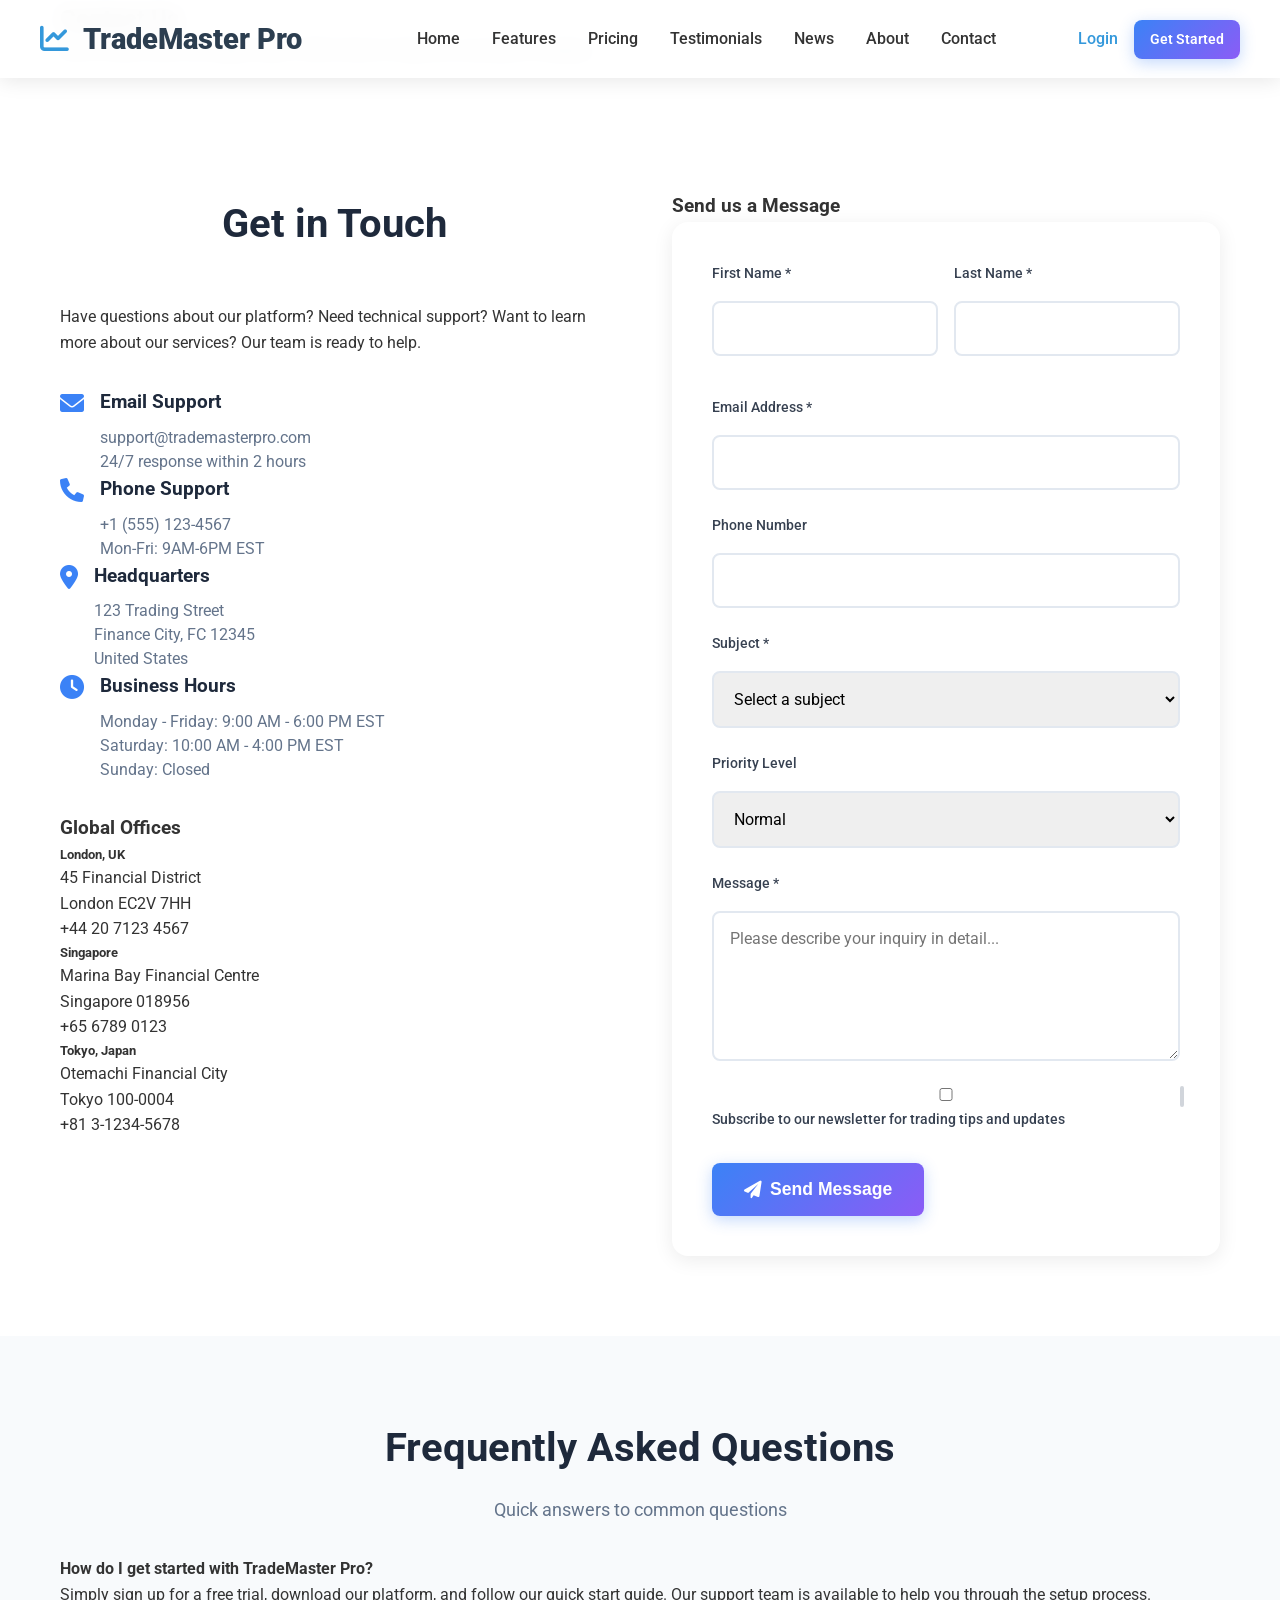
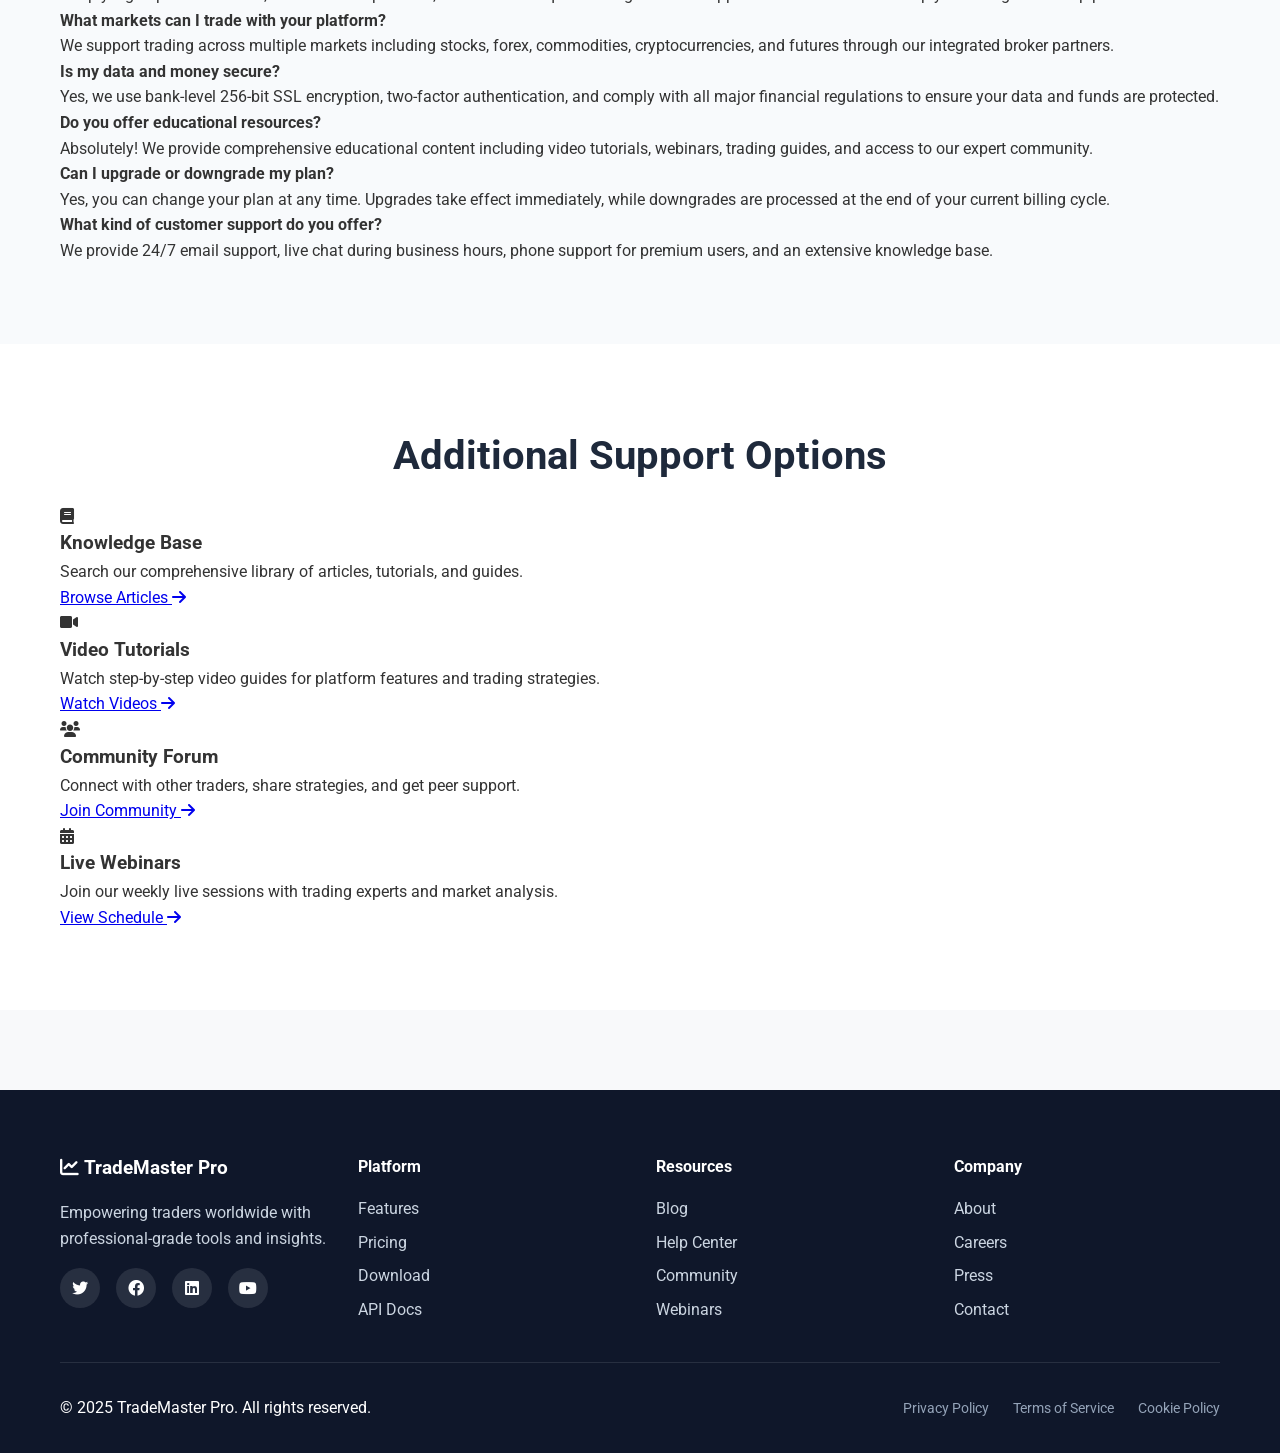
<file: contact.html>
<!DOCTYPE html>
<html lang="en">
  <head>
    <meta charset="UTF-8" />
    <meta name="viewport" content="width=device-width, initial-scale=1.0" />
    <title>Contact - TradeMaster Pro - Advanced Trading Platform</title>
    <link rel="stylesheet" href="style.css" />
    <link
      href="https://fonts.googleapis.com/css2?family=Roboto:wght@300;400;500;700;900&display=swap"
      rel="stylesheet"
    />
    <link
      rel="stylesheet"
      href="https://cdnjs.cloudflare.com/ajax/libs/font-awesome/6.0.0/css/all.min.css"
    />
  </head>
  <body>
    <header>
      <nav>
        <div class="logo">
          <h1><i class="fas fa-chart-line"></i> TradeMaster Pro</h1>
        </div>
        <ul class="nav-links">
          <li><a href="index.html">Home</a></li>
          <li><a href="features.html">Features</a></li>
          <li><a href="pricing.html">Pricing</a></li>
          <li><a href="testimonials.html">Testimonials</a></li>
          <li><a href="news.html">News</a></li>
          <li><a href="about.html">About</a></li>
          <li><a href="contact.html">Contact</a></li>
        </ul>
        <div class="nav-buttons">
          <a href="#" class="login-btn">Login</a>
          <a href="#" class="cta-button small">Get Started</a>
        </div>
        <div class="hamburger">
          <span></span>
          <span></span>
          <span></span>
        </div>
      </nav>
    </header>

    <section class="page-hero">
      <div class="container">
        <h1>Contact Us</h1>
        <p>
          Get in touch with our expert team. We're here to help you succeed in
          trading.
        </p>
      </div>
    </section>

    <section class="section">
      <div class="container">
        <div class="contact-grid">
          <div class="contact-info">
            <h2>Get in Touch</h2>
            <p class="contact-intro">
              Have questions about our platform? Need technical support? Want to
              learn more about our services? Our team is ready to help.
            </p>

            <div class="contact-methods">
              <div class="contact-item">
                <div class="contact-icon">
                  <i class="fas fa-envelope"></i>
                </div>
                <div class="contact-details">
                  <h4>Email Support</h4>
                  <p>support@trademasterpro.com</p>
                  <p>24/7 response within 2 hours</p>
                </div>
              </div>

              <div class="contact-item">
                <div class="contact-icon">
                  <i class="fas fa-phone"></i>
                </div>
                <div class="contact-details">
                  <h4>Phone Support</h4>
                  <p>+1 (555) 123-4567</p>
                  <p>Mon-Fri: 9AM-6PM EST</p>
                </div>
              </div>

              <div class="contact-item">
                <div class="contact-icon">
                  <i class="fas fa-map-marker-alt"></i>
                </div>
                <div class="contact-details">
                  <h4>Headquarters</h4>
                  <p>
                    123 Trading Street<br />Finance City, FC 12345<br />United
                    States
                  </p>
                </div>
              </div>

              <div class="contact-item">
                <div class="contact-icon">
                  <i class="fas fa-clock"></i>
                </div>
                <div class="contact-details">
                  <h4>Business Hours</h4>
                  <p>Monday - Friday: 9:00 AM - 6:00 PM EST</p>
                  <p>Saturday: 10:00 AM - 4:00 PM EST</p>
                  <p>Sunday: Closed</p>
                </div>
              </div>
            </div>

            <div class="contact-offices">
              <h3>Global Offices</h3>
              <div class="office-grid">
                <div class="office">
                  <h5>London, UK</h5>
                  <p>45 Financial District<br />London EC2V 7HH</p>
                  <p>+44 20 7123 4567</p>
                </div>
                <div class="office">
                  <h5>Singapore</h5>
                  <p>Marina Bay Financial Centre<br />Singapore 018956</p>
                  <p>+65 6789 0123</p>
                </div>
                <div class="office">
                  <h5>Tokyo, Japan</h5>
                  <p>Otemachi Financial City<br />Tokyo 100-0004</p>
                  <p>+81 3-1234-5678</p>
                </div>
              </div>
            </div>
          </div>

          <div class="contact-form-section">
            <div class="form-container">
              <h3>Send us a Message</h3>
              <form class="contact-form" id="contactForm">
                <div class="form-row">
                  <div class="form-group">
                    <label for="firstName">First Name *</label>
                    <input
                      type="text"
                      id="firstName"
                      name="firstName"
                      required
                    />
                  </div>
                  <div class="form-group">
                    <label for="lastName">Last Name *</label>
                    <input type="text" id="lastName" name="lastName" required />
                  </div>
                </div>

                <div class="form-group">
                  <label for="email">Email Address *</label>
                  <input type="email" id="email" name="email" required />
                </div>

                <div class="form-group">
                  <label for="phone">Phone Number</label>
                  <input type="tel" id="phone" name="phone" />
                </div>

                <div class="form-group">
                  <label for="subject">Subject *</label>
                  <select id="subject" name="subject" required>
                    <option value="">Select a subject</option>
                    <option value="technical">Technical Support</option>
                    <option value="billing">Billing & Account</option>
                    <option value="sales">Sales Inquiry</option>
                    <option value="partnership">Partnership</option>
                    <option value="press">Press & Media</option>
                    <option value="other">Other</option>
                  </select>
                </div>

                <div class="form-group">
                  <label for="priority">Priority Level</label>
                  <select id="priority" name="priority">
                    <option value="normal">Normal</option>
                    <option value="high">High - Urgent Issue</option>
                    <option value="low">Low - General Question</option>
                  </select>
                </div>

                <div class="form-group">
                  <label for="message">Message *</label>
                  <textarea
                    id="message"
                    name="message"
                    rows="6"
                    placeholder="Please describe your inquiry in detail..."
                    required
                  ></textarea>
                </div>

                <div class="form-group checkbox-group">
                  <label class="checkbox-label">
                    <input type="checkbox" name="newsletter" id="newsletter" />
                    <span class="checkmark"></span>
                    Subscribe to our newsletter for trading tips and updates
                  </label>
                </div>

                <button type="submit" class="cta-button primary large">
                  <i class="fas fa-paper-plane"></i> Send Message
                </button>
              </form>
            </div>
          </div>
        </div>
      </div>
    </section>

    <section class="section bg-light">
      <div class="container">
        <h2>Frequently Asked Questions</h2>
        <p class="section-subtitle">Quick answers to common questions</p>
        <div class="faq-grid">
          <div class="faq-item">
            <h4>How do I get started with TradeMaster Pro?</h4>
            <p>
              Simply sign up for a free trial, download our platform, and follow
              our quick start guide. Our support team is available to help you
              through the setup process.
            </p>
          </div>
          <div class="faq-item">
            <h4>What markets can I trade with your platform?</h4>
            <p>
              We support trading across multiple markets including stocks,
              forex, commodities, cryptocurrencies, and futures through our
              integrated broker partners.
            </p>
          </div>
          <div class="faq-item">
            <h4>Is my data and money secure?</h4>
            <p>
              Yes, we use bank-level 256-bit SSL encryption, two-factor
              authentication, and comply with all major financial regulations to
              ensure your data and funds are protected.
            </p>
          </div>
          <div class="faq-item">
            <h4>Do you offer educational resources?</h4>
            <p>
              Absolutely! We provide comprehensive educational content including
              video tutorials, webinars, trading guides, and access to our
              expert community.
            </p>
          </div>
          <div class="faq-item">
            <h4>Can I upgrade or downgrade my plan?</h4>
            <p>
              Yes, you can change your plan at any time. Upgrades take effect
              immediately, while downgrades are processed at the end of your
              current billing cycle.
            </p>
          </div>
          <div class="faq-item">
            <h4>What kind of customer support do you offer?</h4>
            <p>
              We provide 24/7 email support, live chat during business hours,
              phone support for premium users, and an extensive knowledge base.
            </p>
          </div>
        </div>
      </div>
    </section>

    <section class="section">
      <div class="container">
        <div class="support-options">
          <h2>Additional Support Options</h2>
          <div class="support-grid">
            <div class="support-card">
              <div class="support-icon">
                <i class="fas fa-book"></i>
              </div>
              <h3>Knowledge Base</h3>
              <p>
                Search our comprehensive library of articles, tutorials, and
                guides.
              </p>
              <a href="#" class="support-link"
                >Browse Articles <i class="fas fa-arrow-right"></i
              ></a>
            </div>
            <div class="support-card">
              <div class="support-icon">
                <i class="fas fa-video"></i>
              </div>
              <h3>Video Tutorials</h3>
              <p>
                Watch step-by-step video guides for platform features and
                trading strategies.
              </p>
              <a href="#" class="support-link"
                >Watch Videos <i class="fas fa-arrow-right"></i
              ></a>
            </div>
            <div class="support-card">
              <div class="support-icon">
                <i class="fas fa-users"></i>
              </div>
              <h3>Community Forum</h3>
              <p>
                Connect with other traders, share strategies, and get peer
                support.
              </p>
              <a href="#" class="support-link"
                >Join Community <i class="fas fa-arrow-right"></i
              ></a>
            </div>
            <div class="support-card">
              <div class="support-icon">
                <i class="fas fa-calendar-alt"></i>
              </div>
              <h3>Live Webinars</h3>
              <p>
                Join our weekly live sessions with trading experts and market
                analysis.
              </p>
              <a href="#" class="support-link"
                >View Schedule <i class="fas fa-arrow-right"></i
              ></a>
            </div>
          </div>
        </div>
      </div>
    </section>

    <footer>
      <div class="container">
        <div class="footer-content">
          <div class="footer-section">
            <h3><i class="fas fa-chart-line"></i> TradeMaster Pro</h3>
            <p>
              Empowering traders worldwide with professional-grade tools and
              insights.
            </p>
            <div class="social-links">
              <a href="#"><i class="fab fa-twitter"></i></a>
              <a href="#"><i class="fab fa-facebook"></i></a>
              <a href="#"><i class="fab fa-linkedin"></i></a>
              <a href="#"><i class="fab fa-youtube"></i></a>
            </div>
          </div>
          <div class="footer-section">
            <h4>Platform</h4>
            <ul>
              <li><a href="features.html">Features</a></li>
              <li><a href="pricing.html">Pricing</a></li>
              <li><a href="#">Download</a></li>
              <li><a href="#">API Docs</a></li>
            </ul>
          </div>
          <div class="footer-section">
            <h4>Resources</h4>
            <ul>
              <li><a href="news.html">Blog</a></li>
              <li><a href="#">Help Center</a></li>
              <li><a href="#">Community</a></li>
              <li><a href="#">Webinars</a></li>
            </ul>
          </div>
          <div class="footer-section">
            <h4>Company</h4>
            <ul>
              <li><a href="about.html">About</a></li>
              <li><a href="#">Careers</a></li>
              <li><a href="#">Press</a></li>
              <li><a href="contact.html">Contact</a></li>
            </ul>
          </div>
        </div>
        <div class="footer-bottom">
          <p>&copy; 2025 TradeMaster Pro. All rights reserved.</p>
          <div class="footer-links">
            <a href="#">Privacy Policy</a>
            <a href="#">Terms of Service</a>
            <a href="#">Cookie Policy</a>
          </div>
        </div>
      </div>
    </footer>

    <script>
      // Mobile menu toggle
      const hamburger = document.querySelector(".hamburger");
      const navLinks = document.querySelector(".nav-links");

      hamburger.addEventListener("click", () => {
        navLinks.classList.toggle("active");
        hamburger.classList.toggle("active");
      });

      // Form validation and submission
      const contactForm = document.getElementById("contactForm");

      contactForm.addEventListener("submit", function (e) {
        e.preventDefault();

        // Basic form validation
        const requiredFields = contactForm.querySelectorAll("[required]");
        let isValid = true;

        requiredFields.forEach((field) => {
          if (!field.value.trim()) {
            field.classList.add("error");
            isValid = false;
          } else {
            field.classList.remove("error");
          }
        });

        if (isValid) {
          // Simulate form submission
          const submitBtn = contactForm.querySelector('button[type="submit"]');
          const originalText = submitBtn.innerHTML;

          submitBtn.innerHTML =
            '<i class="fas fa-spinner fa-spin"></i> Sending...';
          submitBtn.disabled = true;

          // Simulate API call
          setTimeout(() => {
            submitBtn.innerHTML = '<i class="fas fa-check"></i> Message Sent!';
            submitBtn.classList.add("success");

            // Reset form after 3 seconds
            setTimeout(() => {
              contactForm.reset();
              submitBtn.innerHTML = originalText;
              submitBtn.disabled = false;
              submitBtn.classList.remove("success");
            }, 3000);
          }, 2000);
        }
      });

      // Smooth scrolling for anchor links
      document.querySelectorAll('a[href^="#"]').forEach((anchor) => {
        anchor.addEventListener("click", function (e) {
          e.preventDefault();
          const target = document.querySelector(this.getAttribute("href"));
          if (target) {
            target.scrollIntoView({
              behavior: "smooth",
              block: "start",
            });
          }
        });
      });
    </script>
  </body>
</html>
</file>
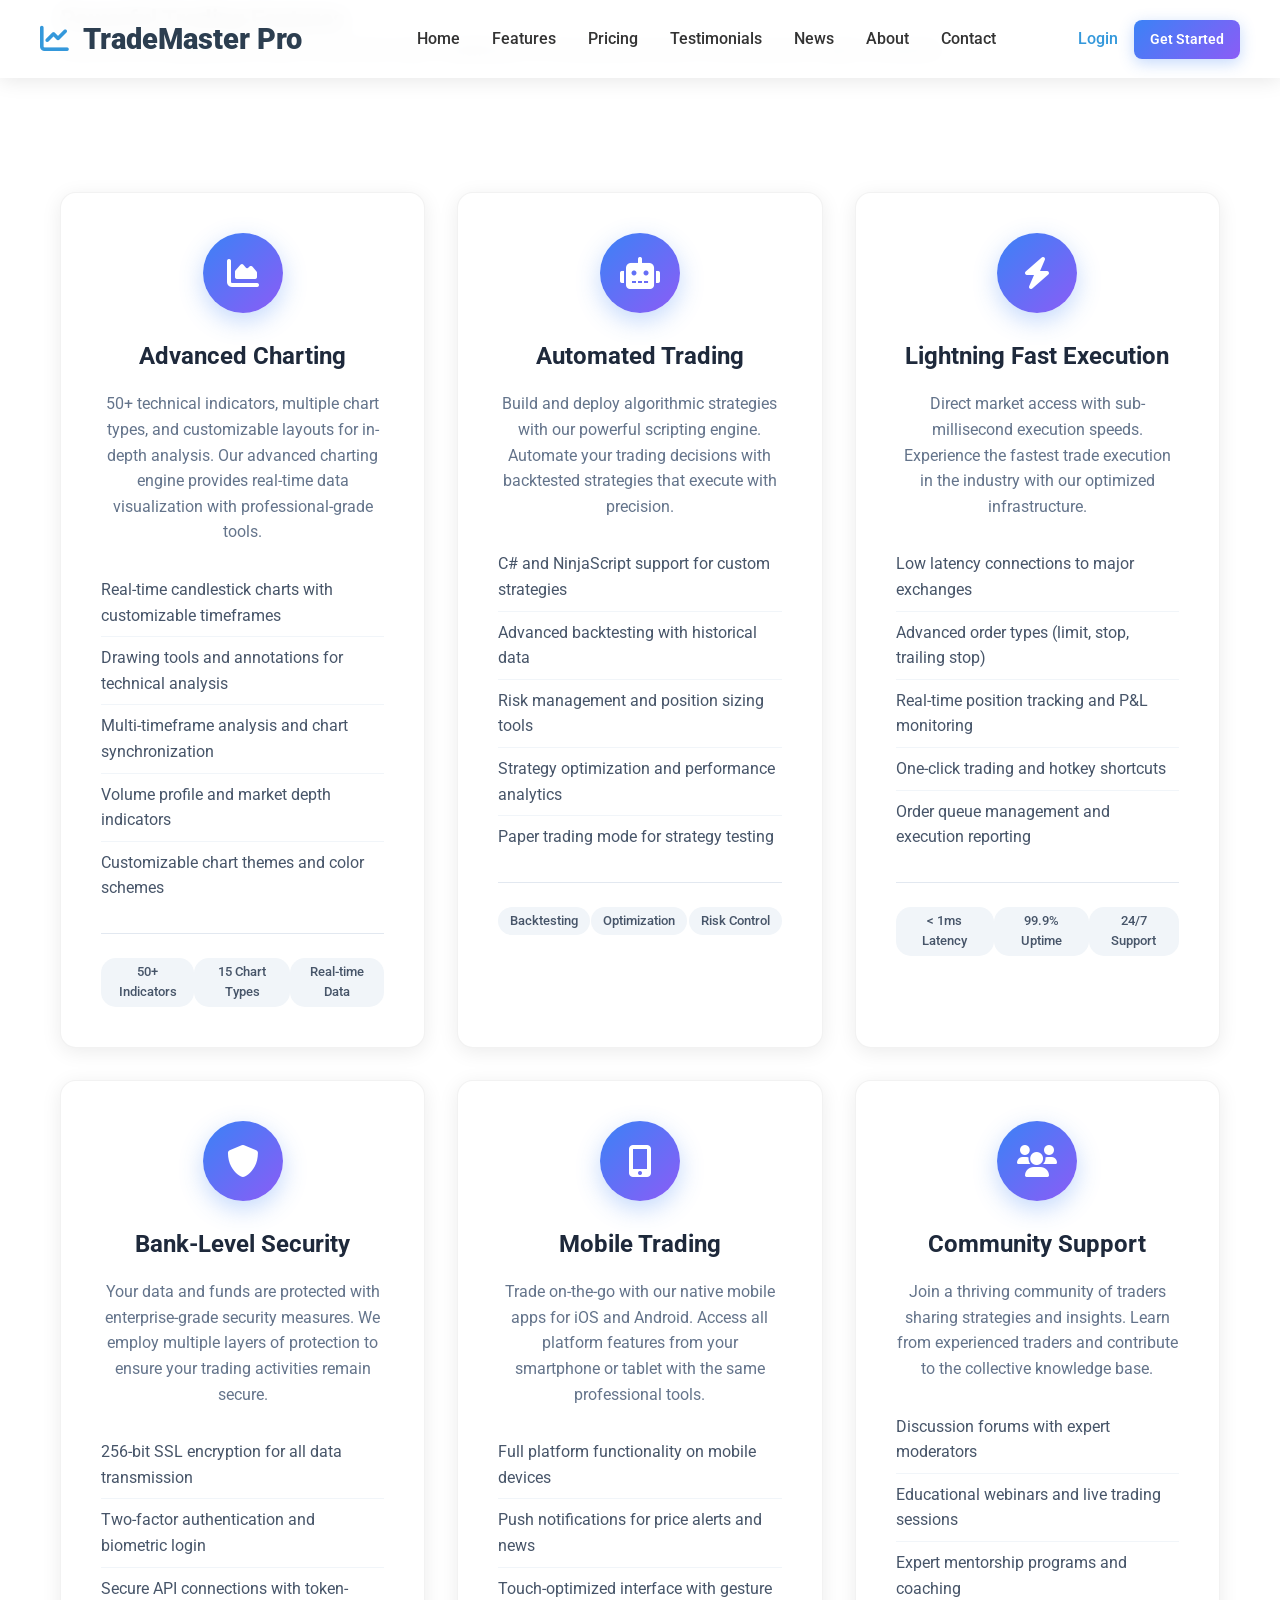
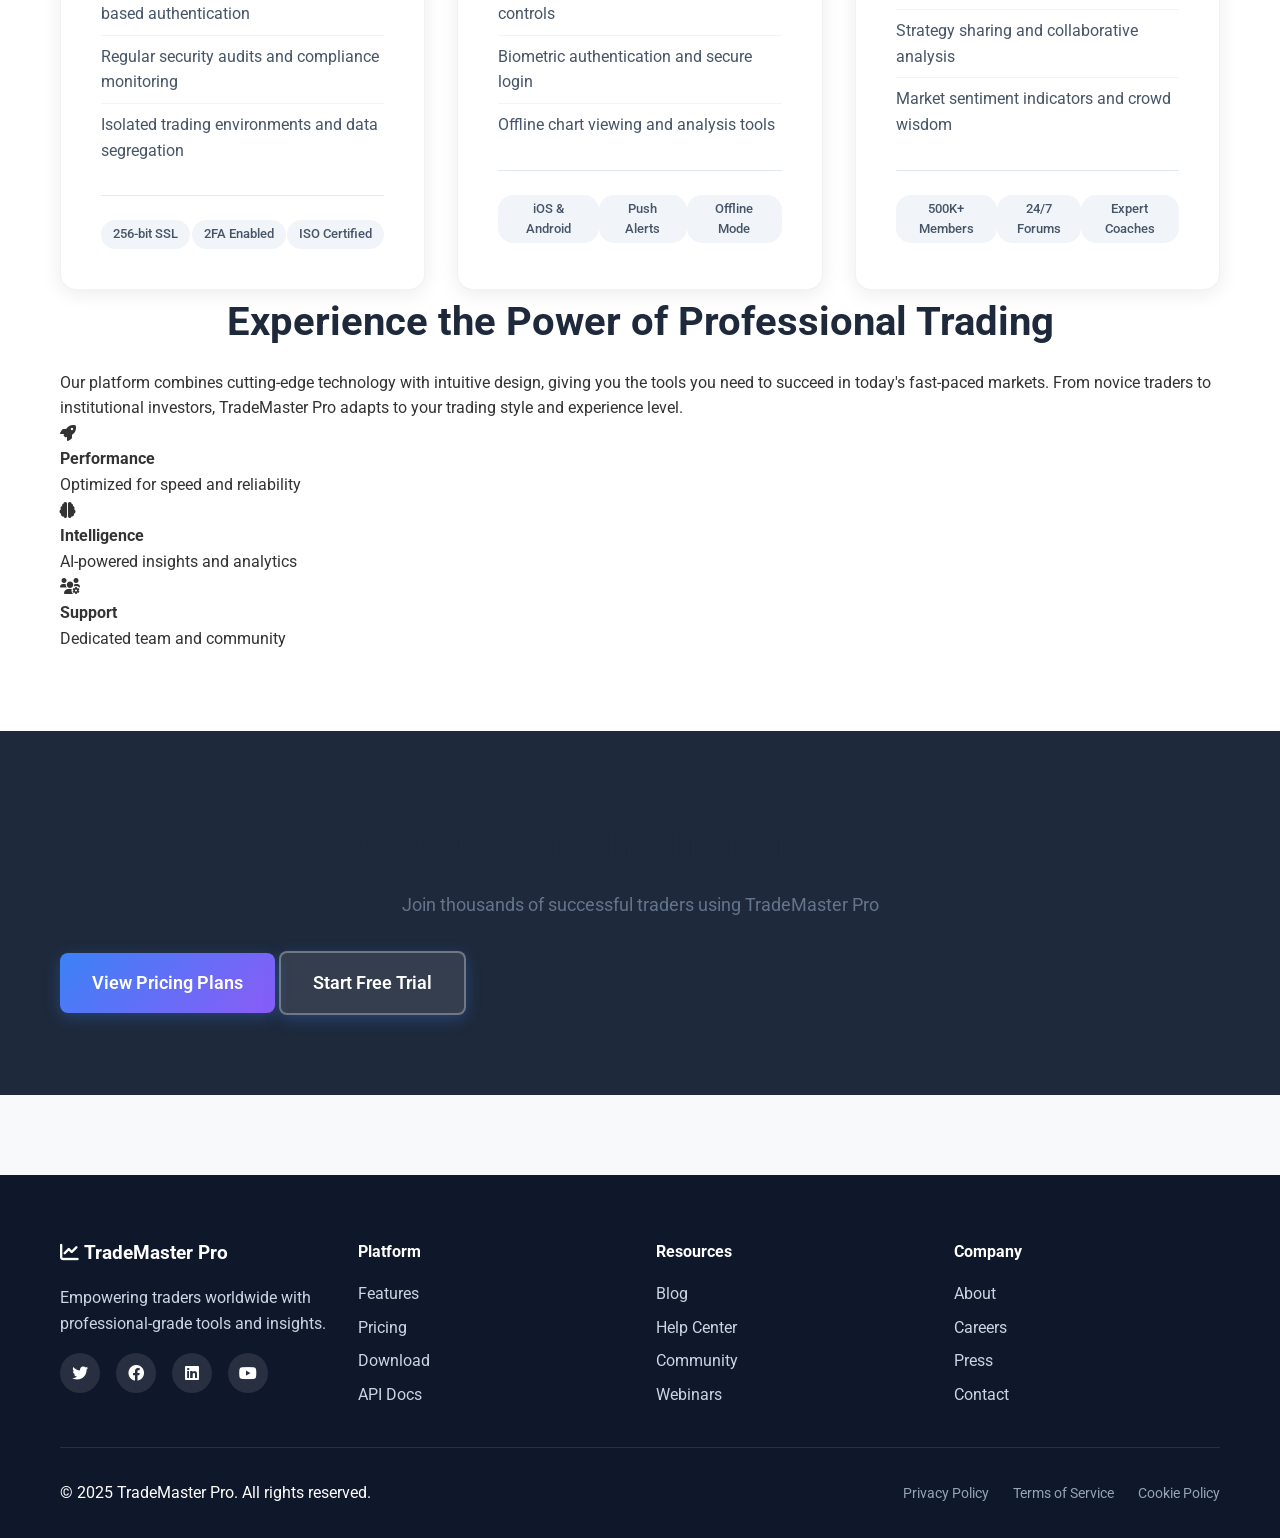
<file: features.html>
<!DOCTYPE html>
<html lang="en">
  <head>
    <meta charset="UTF-8" />
    <meta name="viewport" content="width=device-width, initial-scale=1.0" />
    <title>Features - TradeMaster Pro - Advanced Trading Platform</title>
    <link rel="stylesheet" href="style.css" />
    <link
      href="https://fonts.googleapis.com/css2?family=Roboto:wght@300;400;500;700;900&display=swap"
      rel="stylesheet"
    />
    <link
      rel="stylesheet"
      href="https://cdnjs.cloudflare.com/ajax/libs/font-awesome/6.0.0/css/all.min.css"
    />
  </head>
  <body>
    <header>
      <nav>
        <div class="logo">
          <h1><i class="fas fa-chart-line"></i> TradeMaster Pro</h1>
        </div>
        <ul class="nav-links">
          <li><a href="index.html">Home</a></li>
          <li><a href="features.html">Features</a></li>
          <li><a href="pricing.html">Pricing</a></li>
          <li><a href="testimonials.html">Testimonials</a></li>
          <li><a href="news.html">News</a></li>
          <li><a href="about.html">About</a></li>
          <li><a href="contact.html">Contact</a></li>
        </ul>
        <div class="nav-buttons">
          <a href="#" class="login-btn">Login</a>
          <a href="#" class="cta-button small">Get Started</a>
        </div>
        <div class="hamburger">
          <span></span>
          <span></span>
          <span></span>
        </div>
      </nav>
    </header>

    <section class="page-hero">
      <div class="container">
        <h1>Powerful Trading Features</h1>
        <p>
          Discover the comprehensive suite of tools that make TradeMaster Pro
          the preferred choice for professional traders worldwide.
        </p>
      </div>
    </section>

    <section class="section">
      <div class="container">
        <div class="features-grid">
          <div class="feature-card">
            <div class="feature-icon">
              <i class="fas fa-chart-area"></i>
            </div>
            <h3>Advanced Charting</h3>
            <p>
              50+ technical indicators, multiple chart types, and customizable
              layouts for in-depth analysis. Our advanced charting engine
              provides real-time data visualization with professional-grade
              tools.
            </p>
            <ul>
              <li>Real-time candlestick charts with customizable timeframes</li>
              <li>Drawing tools and annotations for technical analysis</li>
              <li>Multi-timeframe analysis and chart synchronization</li>
              <li>Volume profile and market depth indicators</li>
              <li>Customizable chart themes and color schemes</li>
            </ul>
            <div class="feature-stats">
              <span>50+ Indicators</span>
              <span>15 Chart Types</span>
              <span>Real-time Data</span>
            </div>
          </div>
          <div class="feature-card">
            <div class="feature-icon">
              <i class="fas fa-robot"></i>
            </div>
            <h3>Automated Trading</h3>
            <p>
              Build and deploy algorithmic strategies with our powerful
              scripting engine. Automate your trading decisions with backtested
              strategies that execute with precision.
            </p>
            <ul>
              <li>C# and NinjaScript support for custom strategies</li>
              <li>Advanced backtesting with historical data</li>
              <li>Risk management and position sizing tools</li>
              <li>Strategy optimization and performance analytics</li>
              <li>Paper trading mode for strategy testing</li>
            </ul>
            <div class="feature-stats">
              <span>Backtesting</span>
              <span>Optimization</span>
              <span>Risk Control</span>
            </div>
          </div>
          <div class="feature-card">
            <div class="feature-icon">
              <i class="fas fa-bolt"></i>
            </div>
            <h3>Lightning Fast Execution</h3>
            <p>
              Direct market access with sub-millisecond execution speeds.
              Experience the fastest trade execution in the industry with our
              optimized infrastructure.
            </p>
            <ul>
              <li>Low latency connections to major exchanges</li>
              <li>Advanced order types (limit, stop, trailing stop)</li>
              <li>Real-time position tracking and P&L monitoring</li>
              <li>One-click trading and hotkey shortcuts</li>
              <li>Order queue management and execution reporting</li>
            </ul>
            <div class="feature-stats">
              <span>< 1ms Latency</span>
              <span>99.9% Uptime</span>
              <span>24/7 Support</span>
            </div>
          </div>
          <div class="feature-card">
            <div class="feature-icon">
              <i class="fas fa-shield-alt"></i>
            </div>
            <h3>Bank-Level Security</h3>
            <p>
              Your data and funds are protected with enterprise-grade security
              measures. We employ multiple layers of protection to ensure your
              trading activities remain secure.
            </p>
            <ul>
              <li>256-bit SSL encryption for all data transmission</li>
              <li>Two-factor authentication and biometric login</li>
              <li>Secure API connections with token-based authentication</li>
              <li>Regular security audits and compliance monitoring</li>
              <li>Isolated trading environments and data segregation</li>
            </ul>
            <div class="feature-stats">
              <span>256-bit SSL</span>
              <span>2FA Enabled</span>
              <span>ISO Certified</span>
            </div>
          </div>
          <div class="feature-card">
            <div class="feature-icon">
              <i class="fas fa-mobile-alt"></i>
            </div>
            <h3>Mobile Trading</h3>
            <p>
              Trade on-the-go with our native mobile apps for iOS and Android.
              Access all platform features from your smartphone or tablet with
              the same professional tools.
            </p>
            <ul>
              <li>Full platform functionality on mobile devices</li>
              <li>Push notifications for price alerts and news</li>
              <li>Touch-optimized interface with gesture controls</li>
              <li>Biometric authentication and secure login</li>
              <li>Offline chart viewing and analysis tools</li>
            </ul>
            <div class="feature-stats">
              <span>iOS & Android</span>
              <span>Push Alerts</span>
              <span>Offline Mode</span>
            </div>
          </div>
          <div class="feature-card">
            <div class="feature-icon">
              <i class="fas fa-users"></i>
            </div>
            <h3>Community Support</h3>
            <p>
              Join a thriving community of traders sharing strategies and
              insights. Learn from experienced traders and contribute to the
              collective knowledge base.
            </p>
            <ul>
              <li>Discussion forums with expert moderators</li>
              <li>Educational webinars and live trading sessions</li>
              <li>Expert mentorship programs and coaching</li>
              <li>Strategy sharing and collaborative analysis</li>
              <li>Market sentiment indicators and crowd wisdom</li>
            </ul>
            <div class="feature-stats">
              <span>500K+ Members</span>
              <span>24/7 Forums</span>
              <span>Expert Coaches</span>
            </div>
          </div>
        </div>

        <div class="features-showcase">
          <div class="showcase-content">
            <h2>Experience the Power of Professional Trading</h2>
            <p>
              Our platform combines cutting-edge technology with intuitive
              design, giving you the tools you need to succeed in today's
              fast-paced markets. From novice traders to institutional
              investors, TradeMaster Pro adapts to your trading style and
              experience level.
            </p>
            <div class="showcase-features">
              <div class="showcase-item">
                <i class="fas fa-rocket"></i>
                <h4>Performance</h4>
                <p>Optimized for speed and reliability</p>
              </div>
              <div class="showcase-item">
                <i class="fas fa-brain"></i>
                <h4>Intelligence</h4>
                <p>AI-powered insights and analytics</p>
              </div>
              <div class="showcase-item">
                <i class="fas fa-users-cog"></i>
                <h4>Support</h4>
                <p>Dedicated team and community</p>
              </div>
            </div>
          </div>
          <div class="showcase-image">
            <div class="platform-preview"></div>
          </div>
        </div>
      </div>
    </section>

    <section class="section bg-dark">
      <div class="container">
        <h2>Ready to Start Trading Like a Pro?</h2>
        <p class="section-subtitle">
          Join thousands of successful traders using TradeMaster Pro
        </p>
        <div class="cta-section">
          <a href="pricing.html" class="cta-button primary large"
            >View Pricing Plans</a
          >
          <a href="#" class="cta-button secondary large">Start Free Trial</a>
        </div>
      </div>
    </section>

    <footer>
      <div class="container">
        <div class="footer-content">
          <div class="footer-section">
            <h3><i class="fas fa-chart-line"></i> TradeMaster Pro</h3>
            <p>
              Empowering traders worldwide with professional-grade tools and
              insights.
            </p>
            <div class="social-links">
              <a href="#"><i class="fab fa-twitter"></i></a>
              <a href="#"><i class="fab fa-facebook"></i></a>
              <a href="#"><i class="fab fa-linkedin"></i></a>
              <a href="#"><i class="fab fa-youtube"></i></a>
            </div>
          </div>
          <div class="footer-section">
            <h4>Platform</h4>
            <ul>
              <li><a href="features.html">Features</a></li>
              <li><a href="pricing.html">Pricing</a></li>
              <li><a href="#">Download</a></li>
              <li><a href="#">API Docs</a></li>
            </ul>
          </div>
          <div class="footer-section">
            <h4>Resources</h4>
            <ul>
              <li><a href="news.html">Blog</a></li>
              <li><a href="#">Help Center</a></li>
              <li><a href="#">Community</a></li>
              <li><a href="#">Webinars</a></li>
            </ul>
          </div>
          <div class="footer-section">
            <h4>Company</h4>
            <ul>
              <li><a href="about.html">About</a></li>
              <li><a href="#">Careers</a></li>
              <li><a href="#">Press</a></li>
              <li><a href="contact.html">Contact</a></li>
            </ul>
          </div>
        </div>
        <div class="footer-bottom">
          <p>&copy; 2025 TradeMaster Pro. All rights reserved.</p>
          <div class="footer-links">
            <a href="#">Privacy Policy</a>
            <a href="#">Terms of Service</a>
            <a href="#">Cookie Policy</a>
          </div>
        </div>
      </div>
    </footer>

    <script>
      // Mobile menu toggle
      const hamburger = document.querySelector(".hamburger");
      const navLinks = document.querySelector(".nav-links");

      hamburger.addEventListener("click", () => {
        navLinks.classList.toggle("active");
        hamburger.classList.toggle("active");
      });

      // Smooth scrolling for anchor links
      document.querySelectorAll('a[href^="#"]').forEach((anchor) => {
        anchor.addEventListener("click", function (e) {
          e.preventDefault();
          const target = document.querySelector(this.getAttribute("href"));
          if (target) {
            target.scrollIntoView({
              behavior: "smooth",
              block: "start",
            });
          }
        });
      });

      // Animation on scroll
      const observerOptions = {
        threshold: 0.1,
        rootMargin: "0px 0px -50px 0px",
      };

      const observer = new IntersectionObserver((entries) => {
        entries.forEach((entry) => {
          if (entry.isIntersecting) {
            entry.target.classList.add("animate");
          }
        });
      }, observerOptions);

      document.querySelectorAll(".feature-card").forEach((card) => {
        observer.observe(card);
      });
    </script>
  </body>
</html>
</file>
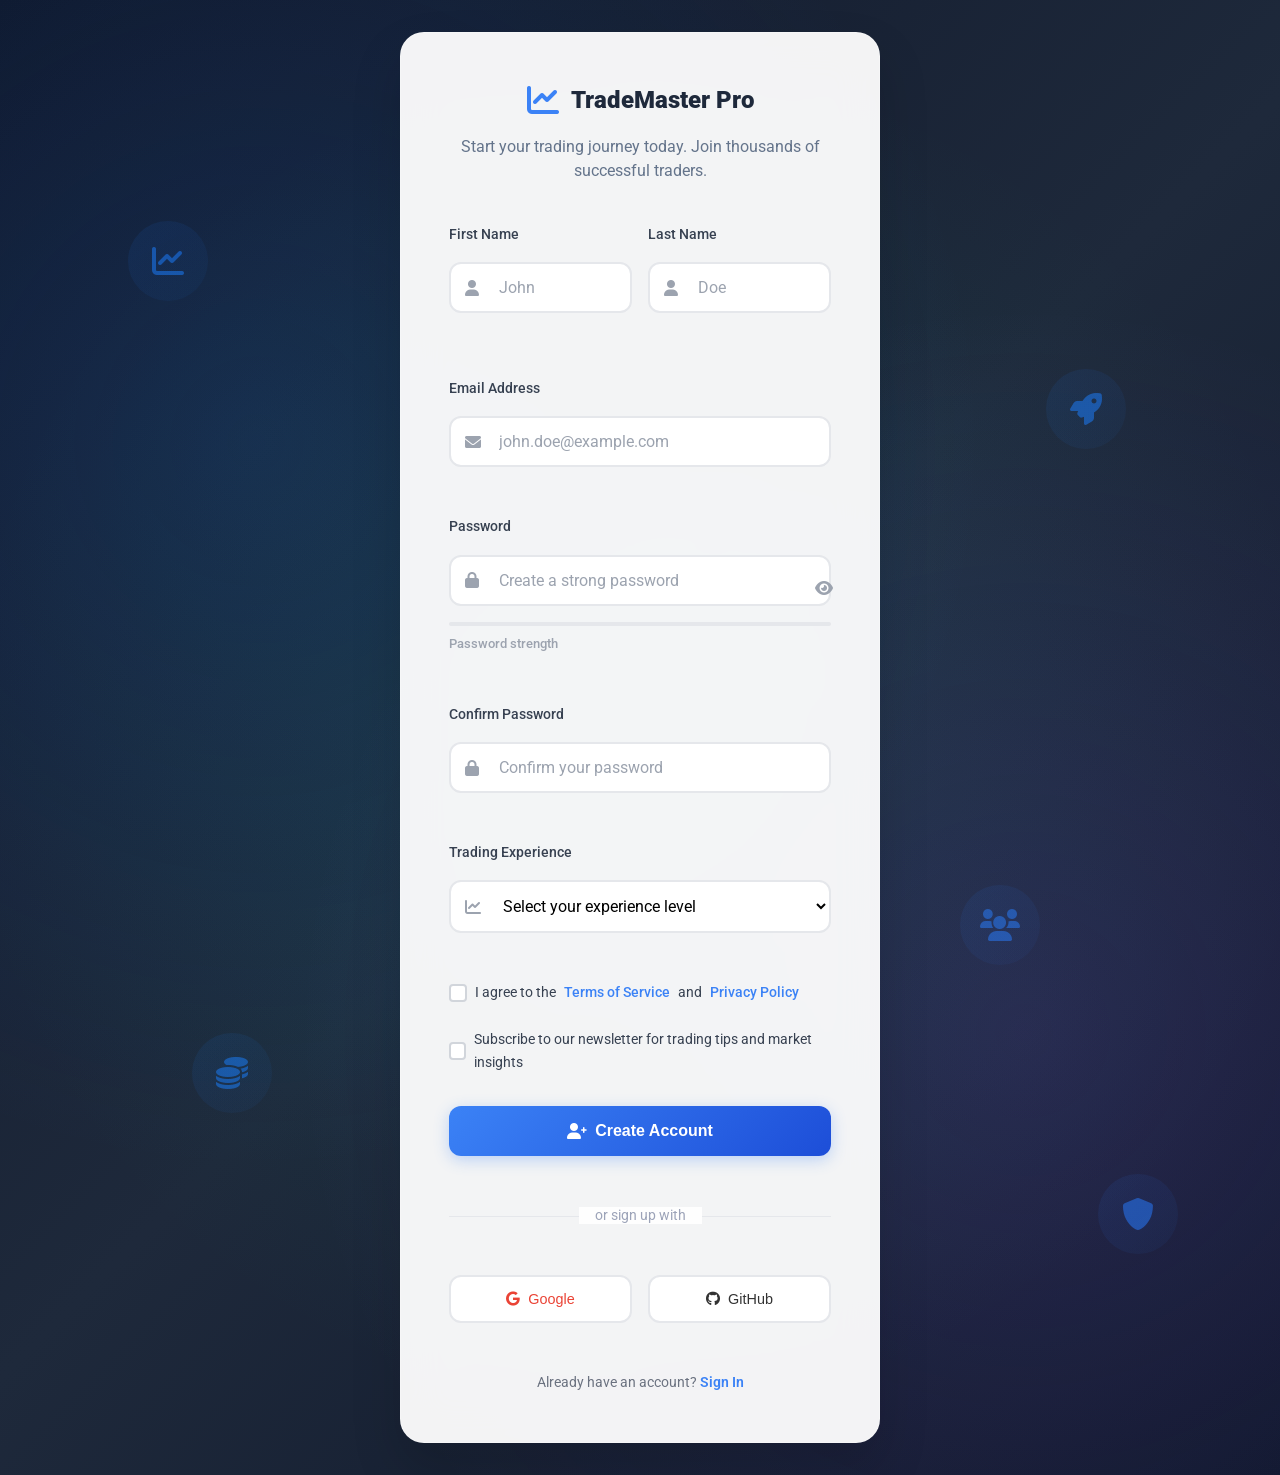
<file: get-started.html>
<!DOCTYPE html>
<html lang="en">
  <head>
    <meta charset="UTF-8" />
    <meta name="viewport" content="width=device-width, initial-scale=1.0" />
    <title>Get Started - TradeMaster Pro</title>
    <link rel="stylesheet" href="style.css" />
    <link
      href="https://fonts.googleapis.com/css2?family=Roboto:wght@300;400;500;700;900&display=swap"
      rel="stylesheet"
    />
    <link
      rel="stylesheet"
      href="https://cdnjs.cloudflare.com/ajax/libs/font-awesome/6.0.0/css/all.min.css"
    />
  </head>
  <body>
    <div class="auth-container">
      <div class="auth-background">
        <div class="floating-elements">
          <div class="floating-element elem-1">
            <i class="fas fa-chart-line"></i>
          </div>
          <div class="floating-element elem-2">
            <i class="fas fa-coins"></i>
          </div>
          <div class="floating-element elem-3">
            <i class="fas fa-rocket"></i>
          </div>
          <div class="floating-element elem-4">
            <i class="fas fa-shield-alt"></i>
          </div>
          <div class="floating-element elem-5">
            <i class="fas fa-users"></i>
          </div>
        </div>
        <div class="auth-gradient"></div>
      </div>

      <div class="auth-form-container">
        <div class="auth-header">
          <a href="index.html" class="auth-logo">
            <i class="fas fa-chart-line"></i>
            <span>TradeMaster Pro</span>
          </a>
          <p class="auth-subtitle">
            Start your trading journey today. Join thousands of successful
            traders.
          </p>
        </div>

        <form class="auth-form" id="signupForm">
          <div class="form-row">
            <div class="form-group">
              <label for="firstName">First Name</label>
              <div class="input-group">
                <i class="fas fa-user"></i>
                <input
                  type="text"
                  id="firstName"
                  name="firstName"
                  placeholder="John"
                  required
                />
              </div>
            </div>
            <div class="form-group">
              <label for="lastName">Last Name</label>
              <div class="input-group">
                <i class="fas fa-user"></i>
                <input
                  type="text"
                  id="lastName"
                  name="lastName"
                  placeholder="Doe"
                  required
                />
              </div>
            </div>
          </div>

          <div class="form-group">
            <label for="signupEmail">Email Address</label>
            <div class="input-group">
              <i class="fas fa-envelope"></i>
              <input
                type="email"
                id="signupEmail"
                name="email"
                placeholder="john.doe@example.com"
                required
              />
            </div>
          </div>

          <div class="form-group">
            <label for="signupPassword">Password</label>
            <div class="input-group">
              <i class="fas fa-lock"></i>
              <input
                type="password"
                id="signupPassword"
                name="password"
                placeholder="Create a strong password"
                required
              />
              <button
                type="button"
                class="password-toggle"
                id="toggleSignupPassword"
              >
                <i class="fas fa-eye"></i>
              </button>
            </div>
            <div class="password-strength">
              <div class="strength-meter">
                <div class="strength-bar" id="strengthBar"></div>
              </div>
              <span class="strength-text" id="strengthText"
                >Password strength</span
              >
            </div>
          </div>

          <div class="form-group">
            <label for="confirmPassword">Confirm Password</label>
            <div class="input-group">
              <i class="fas fa-lock"></i>
              <input
                type="password"
                id="confirmPassword"
                name="confirmPassword"
                placeholder="Confirm your password"
                required
              />
            </div>
          </div>

          <div class="form-group">
            <label for="experience">Trading Experience</label>
            <div class="input-group">
              <i class="fas fa-chart-line"></i>
              <select id="experience" name="experience" required>
                <option value="">Select your experience level</option>
                <option value="beginner">Beginner (New to trading)</option>
                <option value="intermediate">Intermediate (1-3 years)</option>
                <option value="advanced">Advanced (3+ years)</option>
                <option value="professional">Professional Trader</option>
              </select>
            </div>
          </div>

          <div class="form-options">
            <label class="checkbox-container">
              <input type="checkbox" name="terms" id="terms" required />
              <span class="checkmark"></span>
              I agree to the <a href="#" class="link">Terms of Service</a> and
              <a href="#" class="link">Privacy Policy</a>
            </label>
          </div>

          <div class="form-options">
            <label class="checkbox-container">
              <input type="checkbox" name="newsletter" id="newsletter" />
              <span class="checkmark"></span>
              Subscribe to our newsletter for trading tips and market insights
            </label>
          </div>

          <button type="submit" class="auth-button primary">
            <i class="fas fa-user-plus"></i>
            Create Account
          </button>

          <div class="auth-divider">
            <span>or sign up with</span>
          </div>

          <div class="social-login">
            <button type="button" class="social-button google">
              <i class="fab fa-google"></i>
              Google
            </button>
            <button type="button" class="social-button github">
              <i class="fab fa-github"></i>
              GitHub
            </button>
          </div>

          <p class="auth-footer">
            Already have an account?
            <a href="login.html" class="auth-link">Sign In</a>
          </p>
        </form>
      </div>
    </div>

    <script>
      // Password toggle functionality
      const togglePassword = document.getElementById("toggleSignupPassword");
      const passwordInput = document.getElementById("signupPassword");

      togglePassword.addEventListener("click", function () {
        const type =
          passwordInput.getAttribute("type") === "password"
            ? "text"
            : "password";
        passwordInput.setAttribute("type", type);

        const icon = this.querySelector("i");
        icon.className =
          type === "password" ? "fas fa-eye" : "fas fa-eye-slash";
      });

      // Password strength checker
      passwordInput.addEventListener("input", function () {
        const password = this.value;
        const strength = checkPasswordStrength(password);
        updatePasswordStrength(strength);
      });

      function checkPasswordStrength(password) {
        let strength = 0;

        if (password.length >= 8) strength++;
        if (/[a-z]/.test(password)) strength++;
        if (/[A-Z]/.test(password)) strength++;
        if (/[0-9]/.test(password)) strength++;
        if (/[^A-Za-z0-9]/.test(password)) strength++;

        return strength;
      }

      function updatePasswordStrength(strength) {
        const strengthBar = document.getElementById("strengthBar");
        const strengthText = document.getElementById("strengthText");

        const colors = ["#ef4444", "#f59e0b", "#eab308", "#84cc16", "#22c55e"];
        const texts = ["Very Weak", "Weak", "Fair", "Good", "Strong"];

        const percentage = (strength / 5) * 100;
        strengthBar.style.width = percentage + "%";
        strengthBar.style.backgroundColor = colors[strength - 1] || colors[0];

        strengthText.textContent =
          strength > 0 ? texts[strength - 1] : "Password strength";
        strengthText.style.color = colors[strength - 1] || "#94a3b8";
      }

      // Form validation and submission
      const signupForm = document.getElementById("signupForm");

      signupForm.addEventListener("submit", function (e) {
        e.preventDefault();

        const firstName = document.getElementById("firstName").value;
        const lastName = document.getElementById("lastName").value;
        const email = document.getElementById("signupEmail").value;
        const password = document.getElementById("signupPassword").value;
        const confirmPassword =
          document.getElementById("confirmPassword").value;
        const experience = document.getElementById("experience").value;
        const terms = document.getElementById("terms").checked;

        // Validation
        if (
          !firstName ||
          !lastName ||
          !email ||
          !password ||
          !confirmPassword ||
          !experience
        ) {
          showMessage("Please fill in all required fields", "error");
          return;
        }

        if (!isValidEmail(email)) {
          showMessage("Please enter a valid email address", "error");
          return;
        }

        if (password !== confirmPassword) {
          showMessage("Passwords do not match", "error");
          return;
        }

        if (password.length < 8) {
          showMessage("Password must be at least 8 characters long", "error");
          return;
        }

        if (!terms) {
          showMessage(
            "Please accept the Terms of Service and Privacy Policy",
            "error"
          );
          return;
        }

        // Simulate signup process
        showMessage("Creating your account...", "info");

        setTimeout(() => {
          showMessage(
            "Account created successfully! Redirecting to login...",
            "success"
          );
          setTimeout(() => {
            window.location.href = "login.html";
          }, 1000);
        }, 2000);
      });

      function isValidEmail(email) {
        const emailRegex = /^[^\s@]+@[^\s@]+\.[^\s@]+$/;
        return emailRegex.test(email);
      }

      function showMessage(message, type) {
        // Remove existing message
        const existingMessage = document.querySelector(".auth-message");
        if (existingMessage) {
          existingMessage.remove();
        }

        // Create new message
        const messageDiv = document.createElement("div");
        messageDiv.className = `auth-message ${type}`;
        messageDiv.innerHTML = `<i class="fas fa-${
          type === "success"
            ? "check-circle"
            : type === "error"
            ? "exclamation-circle"
            : "info-circle"
        }"></i> ${message}`;

        const form = document.querySelector(".auth-form");
        form.insertBefore(messageDiv, form.firstChild);

        // Auto remove after 5 seconds
        setTimeout(() => {
          if (messageDiv.parentNode) {
            messageDiv.remove();
          }
        }, 5000);
      }
    </script>
  </body>
</html>
</file>
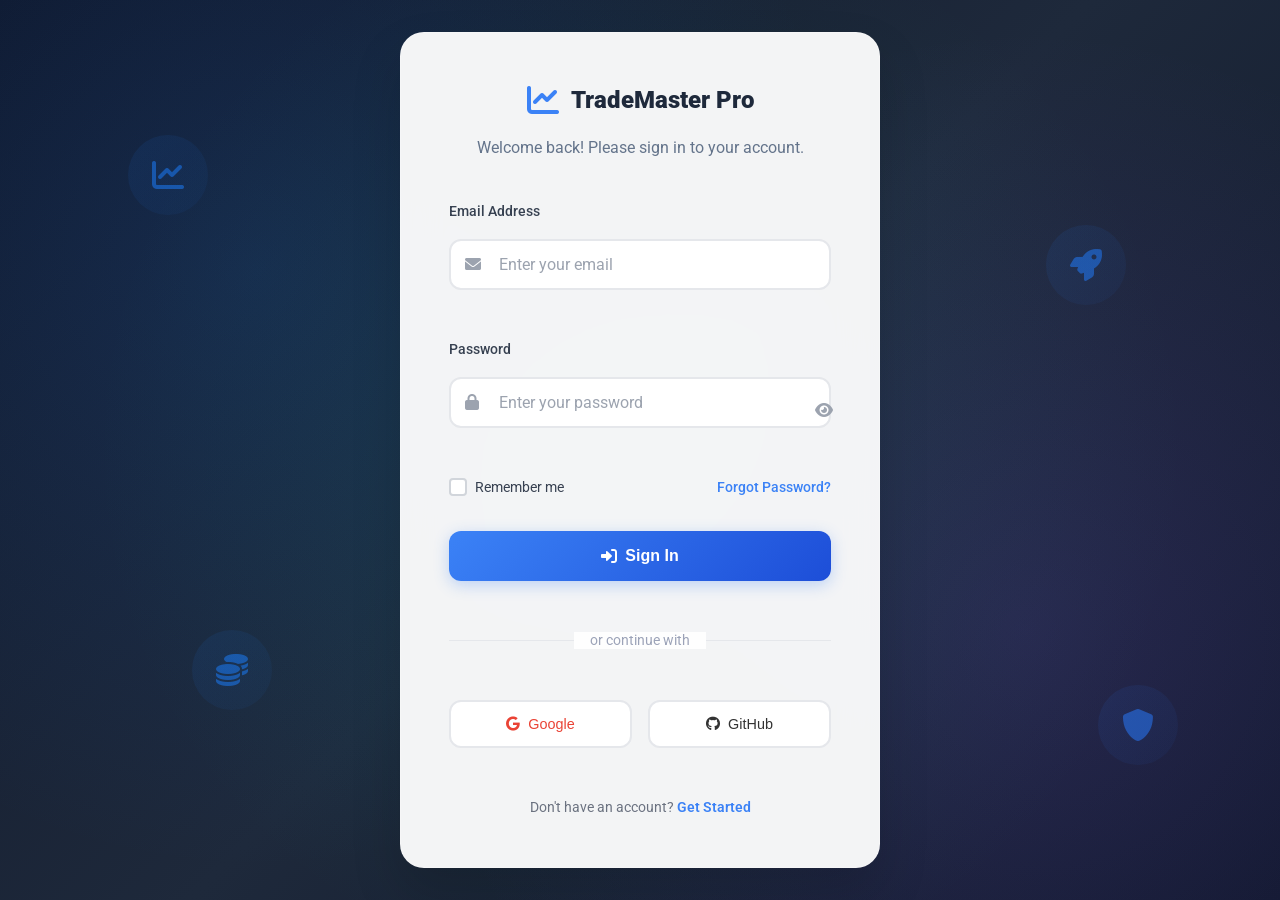
<file: login.html>
<!DOCTYPE html>
<html lang="en">
  <head>
    <meta charset="UTF-8" />
    <meta name="viewport" content="width=device-width, initial-scale=1.0" />
    <title>Login - TradeMaster Pro</title>
    <link rel="stylesheet" href="style.css" />
    <link
      href="https://fonts.googleapis.com/css2?family=Roboto:wght@300;400;500;700;900&display=swap"
      rel="stylesheet"
    />
    <link
      rel="stylesheet"
      href="https://cdnjs.cloudflare.com/ajax/libs/font-awesome/6.0.0/css/all.min.css"
    />
  </head>
  <body>
    <div class="auth-container">
      <div class="auth-background">
        <div class="floating-elements">
          <div class="floating-element elem-1">
            <i class="fas fa-chart-line"></i>
          </div>
          <div class="floating-element elem-2">
            <i class="fas fa-coins"></i>
          </div>
          <div class="floating-element elem-3">
            <i class="fas fa-rocket"></i>
          </div>
          <div class="floating-element elem-4">
            <i class="fas fa-shield-alt"></i>
          </div>
        </div>
        <div class="auth-gradient"></div>
      </div>

      <div class="auth-form-container">
        <div class="auth-header">
          <a href="index.html" class="auth-logo">
            <i class="fas fa-chart-line"></i>
            <span>TradeMaster Pro</span>
          </a>
          <p class="auth-subtitle">
            Welcome back! Please sign in to your account.
          </p>
        </div>

        <form class="auth-form" id="loginForm">
          <div class="form-group">
            <label for="email">Email Address</label>
            <div class="input-group">
              <i class="fas fa-envelope"></i>
              <input
                type="email"
                id="email"
                name="email"
                placeholder="Enter your email"
                required
              />
            </div>
          </div>

          <div class="form-group">
            <label for="password">Password</label>
            <div class="input-group">
              <i class="fas fa-lock"></i>
              <input
                type="password"
                id="password"
                name="password"
                placeholder="Enter your password"
                required
              />
              <button type="button" class="password-toggle" id="togglePassword">
                <i class="fas fa-eye"></i>
              </button>
            </div>
          </div>

          <div class="form-options">
            <label class="checkbox-container">
              <input type="checkbox" name="remember" id="remember" />
              <span class="checkmark"></span>
              Remember me
            </label>
            <a href="#" class="forgot-password">Forgot Password?</a>
          </div>

          <button type="submit" class="auth-button primary">
            <i class="fas fa-sign-in-alt"></i>
            Sign In
          </button>

          <div class="auth-divider">
            <span>or continue with</span>
          </div>

          <div class="social-login">
            <button type="button" class="social-button google">
              <i class="fab fa-google"></i>
              Google
            </button>
            <button type="button" class="social-button github">
              <i class="fab fa-github"></i>
              GitHub
            </button>
          </div>

          <p class="auth-footer">
            Don't have an account?
            <a href="get-started.html" class="auth-link">Get Started</a>
          </p>
        </form>
      </div>
    </div>

    <script>
      // Password toggle functionality
      const togglePassword = document.getElementById("togglePassword");
      const passwordInput = document.getElementById("password");

      togglePassword.addEventListener("click", function () {
        const type =
          passwordInput.getAttribute("type") === "password"
            ? "text"
            : "password";
        passwordInput.setAttribute("type", type);

        const icon = this.querySelector("i");
        icon.className =
          type === "password" ? "fas fa-eye" : "fas fa-eye-slash";
      });

      // Form validation and submission
      const loginForm = document.getElementById("loginForm");

      loginForm.addEventListener("submit", function (e) {
        e.preventDefault();

        const email = document.getElementById("email").value;
        const password = document.getElementById("password").value;

        // Basic validation
        if (!email || !password) {
          showMessage("Please fill in all fields", "error");
          return;
        }

        if (!isValidEmail(email)) {
          showMessage("Please enter a valid email address", "error");
          return;
        }

        // Simulate login process
        showMessage("Signing you in...", "info");

        setTimeout(() => {
          showMessage("Login successful! Redirecting...", "success");
          setTimeout(() => {
            window.location.href = "index.html";
          }, 1000);
        }, 1500);
      });

      function isValidEmail(email) {
        const emailRegex = /^[^\s@]+@[^\s@]+\.[^\s@]+$/;
        return emailRegex.test(email);
      }

      function showMessage(message, type) {
        // Remove existing message
        const existingMessage = document.querySelector(".auth-message");
        if (existingMessage) {
          existingMessage.remove();
        }

        // Create new message
        const messageDiv = document.createElement("div");
        messageDiv.className = `auth-message ${type}`;
        messageDiv.innerHTML = `<i class="fas fa-${
          type === "success"
            ? "check-circle"
            : type === "error"
            ? "exclamation-circle"
            : "info-circle"
        }"></i> ${message}`;

        const form = document.querySelector(".auth-form");
        form.insertBefore(messageDiv, form.firstChild);

        // Auto remove after 5 seconds
        setTimeout(() => {
          if (messageDiv.parentNode) {
            messageDiv.remove();
          }
        }, 5000);
      }
    </script>
  </body>
</html>
</file>
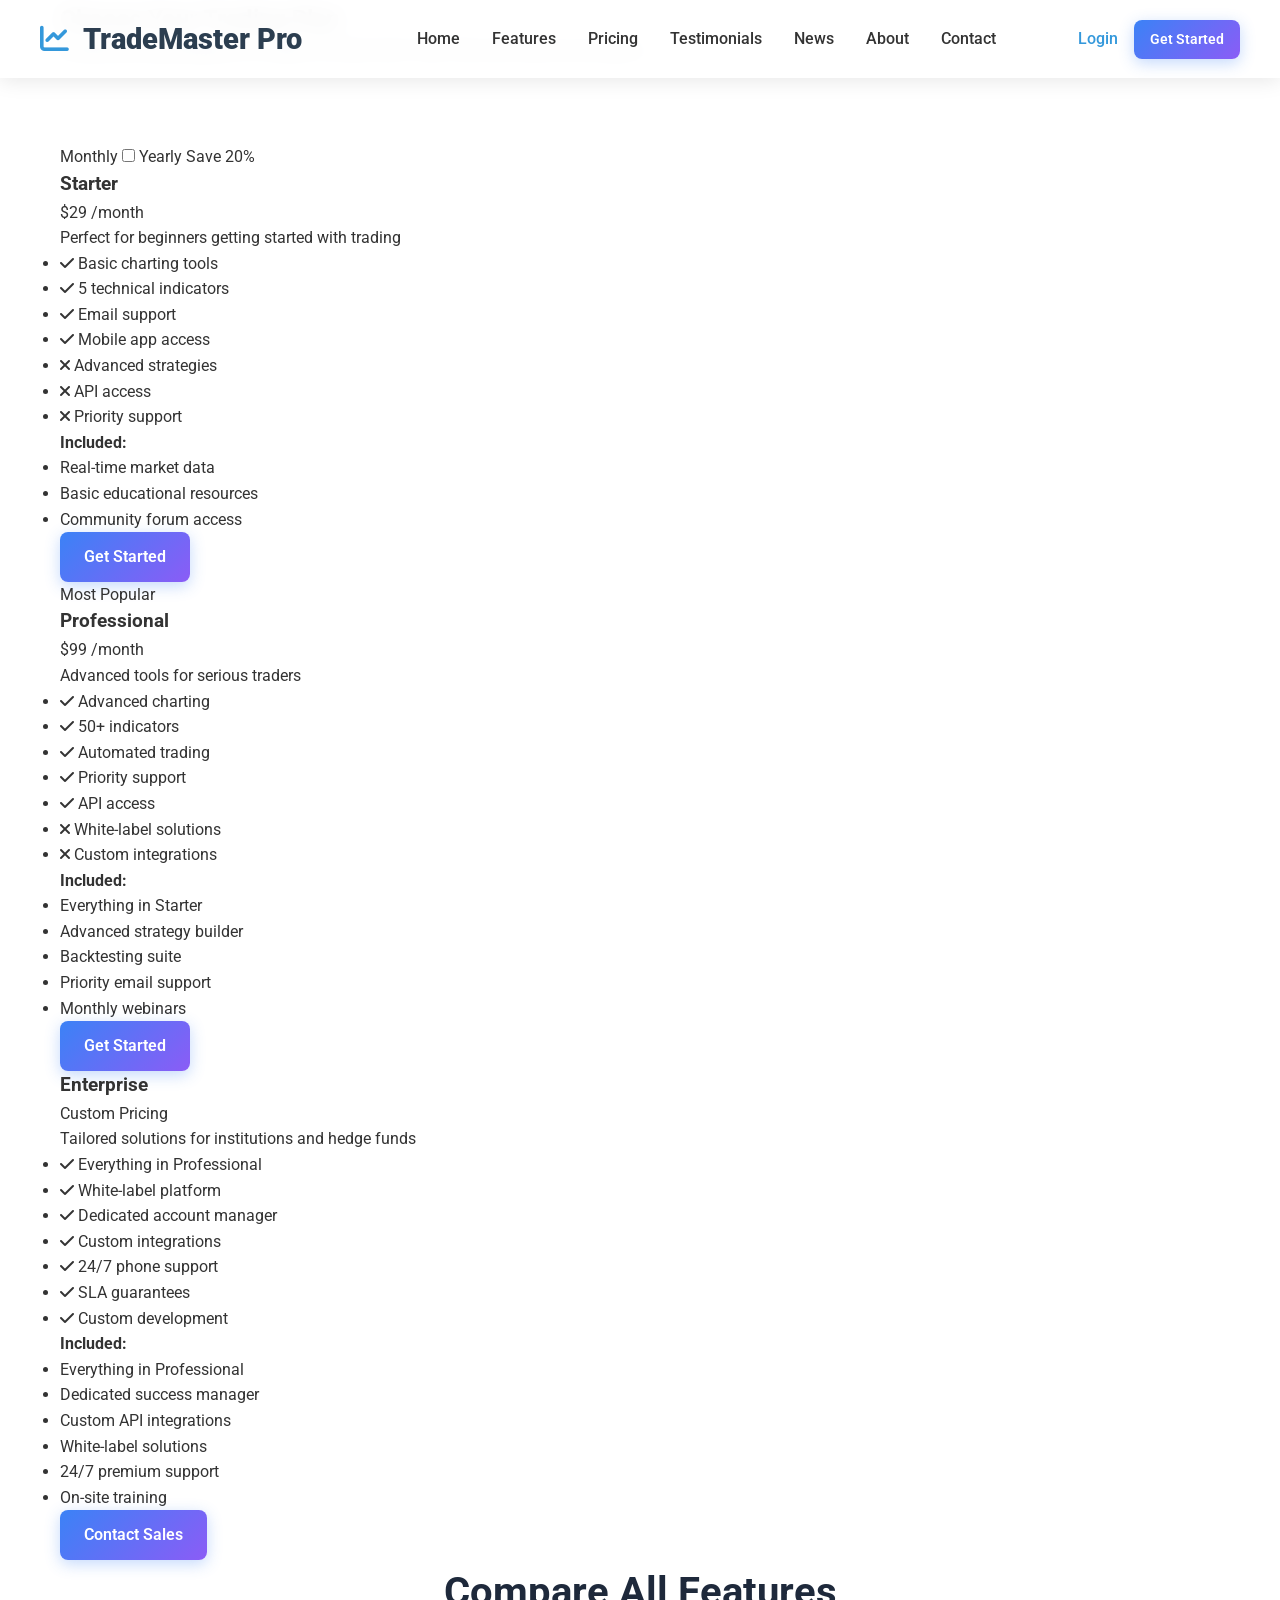
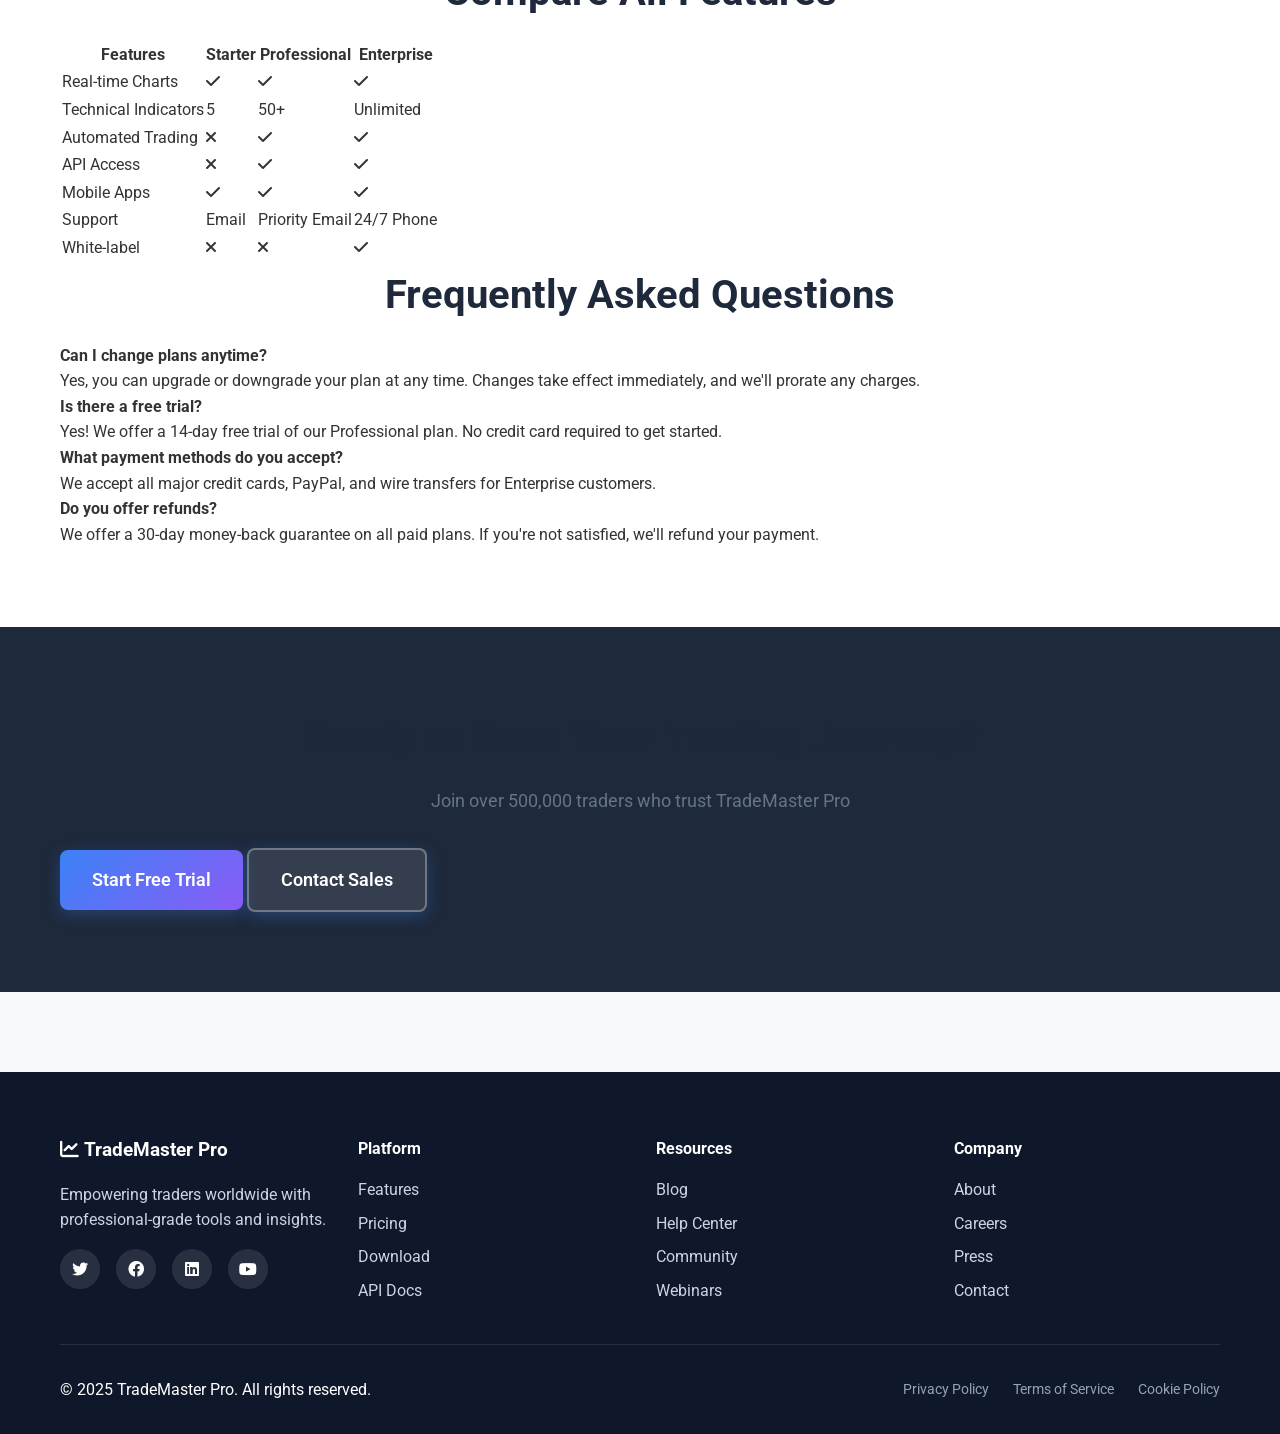
<file: pricing.html>
<!DOCTYPE html>
<html lang="en">
  <head>
    <meta charset="UTF-8" />
    <meta name="viewport" content="width=device-width, initial-scale=1.0" />
    <title>Pricing - TradeMaster Pro - Advanced Trading Platform</title>
    <link rel="stylesheet" href="style.css" />
    <link
      href="https://fonts.googleapis.com/css2?family=Roboto:wght@300;400;500;700;900&display=swap"
      rel="stylesheet"
    />
    <link
      rel="stylesheet"
      href="https://cdnjs.cloudflare.com/ajax/libs/font-awesome/6.0.0/css/all.min.css"
    />
  </head>
  <body>
    <header>
      <nav>
        <div class="logo">
          <h1><i class="fas fa-chart-line"></i> TradeMaster Pro</h1>
        </div>
        <ul class="nav-links">
          <li><a href="index.html">Home</a></li>
          <li><a href="features.html">Features</a></li>
          <li><a href="pricing.html">Pricing</a></li>
          <li><a href="testimonials.html">Testimonials</a></li>
          <li><a href="news.html">News</a></li>
          <li><a href="about.html">About</a></li>
          <li><a href="contact.html">Contact</a></li>
        </ul>
        <div class="nav-buttons">
          <a href="#" class="login-btn">Login</a>
          <a href="#" class="cta-button small">Get Started</a>
        </div>
        <div class="hamburger">
          <span></span>
          <span></span>
          <span></span>
        </div>
      </nav>
    </header>

    <section class="page-hero">
      <div class="container">
        <h1>Choose Your Trading Plan</h1>
        <p>
          Flexible pricing designed for traders at every level. Start free and
          scale as you grow.
        </p>
      </div>
    </section>

    <section class="section">
      <div class="container">
        <div class="pricing-toggle">
          <span class="toggle-label">Monthly</span>
          <label class="switch">
            <input type="checkbox" id="billing-toggle" />
            <span class="slider"></span>
          </label>
          <span class="toggle-label"
            >Yearly <span class="discount">Save 20%</span></span
          >
        </div>

        <div class="pricing-grid">
          <div class="pricing-card">
            <div class="pricing-header">
              <h3>Starter</h3>
              <div class="price">
                <span class="amount" data-monthly="$29" data-yearly="$279"
                  >$29</span
                >
                <span class="period">/month</span>
              </div>
              <p class="pricing-description">
                Perfect for beginners getting started with trading
              </p>
            </div>
            <ul class="pricing-features">
              <li><i class="fas fa-check"></i> Basic charting tools</li>
              <li><i class="fas fa-check"></i> 5 technical indicators</li>
              <li><i class="fas fa-check"></i> Email support</li>
              <li><i class="fas fa-check"></i> Mobile app access</li>
              <li><i class="fas fa-times"></i> Advanced strategies</li>
              <li><i class="fas fa-times"></i> API access</li>
              <li><i class="fas fa-times"></i> Priority support</li>
            </ul>
            <div class="pricing-benefits">
              <h4>Included:</h4>
              <ul>
                <li>Real-time market data</li>
                <li>Basic educational resources</li>
                <li>Community forum access</li>
              </ul>
            </div>
            <a href="#" class="cta-button">Get Started</a>
          </div>
          <div class="pricing-card popular">
            <div class="popular-badge">Most Popular</div>
            <div class="pricing-header">
              <h3>Professional</h3>
              <div class="price">
                <span class="amount" data-monthly="$99" data-yearly="$949"
                  >$99</span
                >
                <span class="period">/month</span>
              </div>
              <p class="pricing-description">
                Advanced tools for serious traders
              </p>
            </div>
            <ul class="pricing-features">
              <li><i class="fas fa-check"></i> Advanced charting</li>
              <li><i class="fas fa-check"></i> 50+ indicators</li>
              <li><i class="fas fa-check"></i> Automated trading</li>
              <li><i class="fas fa-check"></i> Priority support</li>
              <li><i class="fas fa-check"></i> API access</li>
              <li><i class="fas fa-times"></i> White-label solutions</li>
              <li><i class="fas fa-times"></i> Custom integrations</li>
            </ul>
            <div class="pricing-benefits">
              <h4>Included:</h4>
              <ul>
                <li>Everything in Starter</li>
                <li>Advanced strategy builder</li>
                <li>Backtesting suite</li>
                <li>Priority email support</li>
                <li>Monthly webinars</li>
              </ul>
            </div>
            <a href="#" class="cta-button primary">Get Started</a>
          </div>
          <div class="pricing-card">
            <div class="pricing-header">
              <h3>Enterprise</h3>
              <div class="price">
                <span class="amount">Custom</span>
                <span class="period">Pricing</span>
              </div>
              <p class="pricing-description">
                Tailored solutions for institutions and hedge funds
              </p>
            </div>
            <ul class="pricing-features">
              <li><i class="fas fa-check"></i> Everything in Professional</li>
              <li><i class="fas fa-check"></i> White-label platform</li>
              <li><i class="fas fa-check"></i> Dedicated account manager</li>
              <li><i class="fas fa-check"></i> Custom integrations</li>
              <li><i class="fas fa-check"></i> 24/7 phone support</li>
              <li><i class="fas fa-check"></i> SLA guarantees</li>
              <li><i class="fas fa-check"></i> Custom development</li>
            </ul>
            <div class="pricing-benefits">
              <h4>Included:</h4>
              <ul>
                <li>Everything in Professional</li>
                <li>Dedicated success manager</li>
                <li>Custom API integrations</li>
                <li>White-label solutions</li>
                <li>24/7 premium support</li>
                <li>On-site training</li>
              </ul>
            </div>
            <a href="#" class="cta-button">Contact Sales</a>
          </div>
        </div>

        <div class="pricing-comparison">
          <h2>Compare All Features</h2>
          <div class="comparison-table">
            <table>
              <thead>
                <tr>
                  <th>Features</th>
                  <th>Starter</th>
                  <th>Professional</th>
                  <th>Enterprise</th>
                </tr>
              </thead>
              <tbody>
                <tr>
                  <td>Real-time Charts</td>
                  <td><i class="fas fa-check"></i></td>
                  <td><i class="fas fa-check"></i></td>
                  <td><i class="fas fa-check"></i></td>
                </tr>
                <tr>
                  <td>Technical Indicators</td>
                  <td>5</td>
                  <td>50+</td>
                  <td>Unlimited</td>
                </tr>
                <tr>
                  <td>Automated Trading</td>
                  <td><i class="fas fa-times"></i></td>
                  <td><i class="fas fa-check"></i></td>
                  <td><i class="fas fa-check"></i></td>
                </tr>
                <tr>
                  <td>API Access</td>
                  <td><i class="fas fa-times"></i></td>
                  <td><i class="fas fa-check"></i></td>
                  <td><i class="fas fa-check"></i></td>
                </tr>
                <tr>
                  <td>Mobile Apps</td>
                  <td><i class="fas fa-check"></i></td>
                  <td><i class="fas fa-check"></i></td>
                  <td><i class="fas fa-check"></i></td>
                </tr>
                <tr>
                  <td>Support</td>
                  <td>Email</td>
                  <td>Priority Email</td>
                  <td>24/7 Phone</td>
                </tr>
                <tr>
                  <td>White-label</td>
                  <td><i class="fas fa-times"></i></td>
                  <td><i class="fas fa-times"></i></td>
                  <td><i class="fas fa-check"></i></td>
                </tr>
              </tbody>
            </table>
          </div>
        </div>

        <div class="pricing-faq">
          <h2>Frequently Asked Questions</h2>
          <div class="faq-grid">
            <div class="faq-item">
              <h4>Can I change plans anytime?</h4>
              <p>
                Yes, you can upgrade or downgrade your plan at any time. Changes
                take effect immediately, and we'll prorate any charges.
              </p>
            </div>
            <div class="faq-item">
              <h4>Is there a free trial?</h4>
              <p>
                Yes! We offer a 14-day free trial of our Professional plan. No
                credit card required to get started.
              </p>
            </div>
            <div class="faq-item">
              <h4>What payment methods do you accept?</h4>
              <p>
                We accept all major credit cards, PayPal, and wire transfers for
                Enterprise customers.
              </p>
            </div>
            <div class="faq-item">
              <h4>Do you offer refunds?</h4>
              <p>
                We offer a 30-day money-back guarantee on all paid plans. If
                you're not satisfied, we'll refund your payment.
              </p>
            </div>
          </div>
        </div>
      </div>
    </section>

    <section class="section bg-dark">
      <div class="container">
        <h2>Ready to Start Your Trading Journey?</h2>
        <p class="section-subtitle">
          Join over 500,000 traders who trust TradeMaster Pro
        </p>
        <div class="cta-section">
          <a href="#" class="cta-button primary large">Start Free Trial</a>
          <a href="contact.html" class="cta-button secondary large"
            >Contact Sales</a
          >
        </div>
      </div>
    </section>

    <footer>
      <div class="container">
        <div class="footer-content">
          <div class="footer-section">
            <h3><i class="fas fa-chart-line"></i> TradeMaster Pro</h3>
            <p>
              Empowering traders worldwide with professional-grade tools and
              insights.
            </p>
            <div class="social-links">
              <a href="#"><i class="fab fa-twitter"></i></a>
              <a href="#"><i class="fab fa-facebook"></i></a>
              <a href="#"><i class="fab fa-linkedin"></i></a>
              <a href="#"><i class="fab fa-youtube"></i></a>
            </div>
          </div>
          <div class="footer-section">
            <h4>Platform</h4>
            <ul>
              <li><a href="features.html">Features</a></li>
              <li><a href="pricing.html">Pricing</a></li>
              <li><a href="#">Download</a></li>
              <li><a href="#">API Docs</a></li>
            </ul>
          </div>
          <div class="footer-section">
            <h4>Resources</h4>
            <ul>
              <li><a href="news.html">Blog</a></li>
              <li><a href="#">Help Center</a></li>
              <li><a href="#">Community</a></li>
              <li><a href="#">Webinars</a></li>
            </ul>
          </div>
          <div class="footer-section">
            <h4>Company</h4>
            <ul>
              <li><a href="about.html">About</a></li>
              <li><a href="#">Careers</a></li>
              <li><a href="#">Press</a></li>
              <li><a href="contact.html">Contact</a></li>
            </ul>
          </div>
        </div>
        <div class="footer-bottom">
          <p>&copy; 2025 TradeMaster Pro. All rights reserved.</p>
          <div class="footer-links">
            <a href="#">Privacy Policy</a>
            <a href="#">Terms of Service</a>
            <a href="#">Cookie Policy</a>
          </div>
        </div>
      </div>
    </footer>

    <script>
      // Mobile menu toggle
      const hamburger = document.querySelector(".hamburger");
      const navLinks = document.querySelector(".nav-links");

      hamburger.addEventListener("click", () => {
        navLinks.classList.toggle("active");
        hamburger.classList.toggle("active");
      });

      // Pricing toggle functionality
      const billingToggle = document.getElementById("billing-toggle");
      const priceAmounts = document.querySelectorAll(".amount");
      const periodElements = document.querySelectorAll(".period");

      billingToggle.addEventListener("change", function () {
        const isYearly = this.checked;

        priceAmounts.forEach((amount) => {
          if (amount.textContent !== "Custom") {
            const monthlyPrice = parseInt(
              amount.dataset.monthly.replace("$", "")
            );
            const yearlyPrice = parseInt(
              amount.dataset.yearly.replace("$", "")
            );

            if (isYearly) {
              amount.textContent = `$${yearlyPrice}`;
              amount.nextElementSibling.textContent = "/year";
            } else {
              amount.textContent = `$${monthlyPrice}`;
              amount.nextElementSibling.textContent = "/month";
            }
          }
        });
      });

      // Smooth scrolling for anchor links
      document.querySelectorAll('a[href^="#"]').forEach((anchor) => {
        anchor.addEventListener("click", function (e) {
          e.preventDefault();
          const target = document.querySelector(this.getAttribute("href"));
          if (target) {
            target.scrollIntoView({
              behavior: "smooth",
              block: "start",
            });
          }
        });
      });
    </script>
  </body>
</html>
</file>
<file: style.css>
/* Reset and Base Styles */
* {
  margin: 0;
  padding: 0;
  box-sizing: border-box;
}
.image111 {
  /* container for the hero preview image */
  position: relative;
  top: 0;
  left: 0;
  z-index: 2;
  display: flex;
  justify-content: center;
  align-items: center;
  padding: 0.5rem;
}

.hero-img {
  display: block;
  width: 250px; /* default desktop size */
  max-width: 100%;
  height: auto;
  border-radius: 12px;
  box-shadow: 0 10px 30px rgba(2,6,23,0.6);
}

body {
  font-family: "Roboto", sans-serif;
  line-height: 1.6;
  color: #333;
  overflow-x: hidden;
  background: #f8f9fa;
}

.container {
  max-width: 1200px;
  margin: 0 auto;
  padding: 0 20px;
}

/* Header and Navigation */
header {
  position: fixed;
  top: 0;
  width: 100%;
  background: rgba(255, 255, 255, 0.95);
  backdrop-filter: blur(10px);
  z-index: 1000;
  box-shadow: 0 2px 20px rgba(0, 0, 0, 0.1);
  transition: all 0.3s ease;
}

nav {
  display: flex;
  justify-content: space-between;
  align-items: center;
  padding: 1rem 0;
  max-width: 1200px;
  margin: 0 auto;
}

.logo h1 {
  color: #2c3e50;
  font-size: 1.8rem;
  font-weight: 900;
}

.logo h1 i {
  margin-right: 0.5rem;
  color: #3498db;
}

.nav-links {
  display: flex;
  list-style: none;
  margin: 0 2rem;
}

.nav-links li {
  margin-left: 2rem;
}

.nav-links a {
  text-decoration: none;
  color: #333;
  font-weight: 500;
  transition: color 0.3s ease;
  position: relative;
}

.nav-links a:hover {
  color: #3498db;
}

.nav-links a::after {
  content: "";
  position: absolute;
  width: 0;
  height: 2px;
  bottom: -5px;
  left: 0;
  background: #3498db;
  transition: width 0.3s ease;
}

.nav-links a:hover::after {
  width: 100%;
}

.nav-buttons {
  display: flex;
  align-items: center;
  gap: 1rem;
}

.login-btn {
  color: #3498db;
  text-decoration: none;
  font-weight: 500;
  transition: color 0.3s ease;
}

.login-btn:hover {
  color: #2980b9;
}

.cta-button.small {
  padding: 0.5rem 1rem;
  font-size: 0.9rem;
}

.hamburger {
  display: none;
  flex-direction: column;
  cursor: pointer;
}

.hamburger span {
  width: 25px;
  height: 3px;
  background: #333;
  margin: 3px 0;
  transition: 0.3s;
}

.hamburger.active span:nth-child(1) {
  transform: rotate(-45deg) translate(-5px, 6px);
}

.hamburger.active span:nth-child(2) {
  opacity: 0;
}

.hamburger.active span:nth-child(3) {
  transform: rotate(45deg) translate(-5px, -6px);
}

/* Hero Section */
.hero {
  position: relative;
  min-height: 100vh;
  display: flex;
  align-items: center;
  overflow: hidden;
  background: linear-gradient(135deg, #0f172a 0%, #1e293b 50%, #0f172a 100%);
}

.hero-background {
  position: absolute;
  top: 0;
  left: 0;
  right: 0;
  bottom: 0;
  overflow: hidden;
}

.floating-elements {
  position: absolute;
  top: 0;
  left: 0;
  right: 0;
  bottom: 0;
}

.floating-element {
  position: absolute;
  width: 60px;
  height: 60px;
  background: linear-gradient(
    135deg,
    rgba(26, 115, 232, 0.1),
    rgba(26, 115, 232, 0.05)
  );
  border-radius: 50%;
  display: flex;
  align-items: center;
  justify-content: center;
  color: rgba(26, 115, 232, 0.6);
  font-size: 1.5rem;
  animation: float 6s ease-in-out infinite;
}

.floating-element.elem-1 {
  top: 20%;
  left: 10%;
  animation-delay: 0s;
}

.floating-element.elem-2 {
  top: 60%;
  left: 20%;
  animation-delay: 2s;
}

.floating-element.elem-3 {
  top: 30%;
  right: 15%;
  animation-delay: 4s;
}

.floating-element.elem-4 {
  bottom: 20%;
  right: 10%;
  animation-delay: 1s;
}

.floating-element.elem-5 {
  top: 70%;
  left: 70%;
  animation-delay: 3s;
}

@keyframes float {
  0%,
  100% {
    transform: translateY(0px) rotate(0deg);
  }
  50% {
    transform: translateY(-20px) rotate(180deg);
  }
}

.hero-gradient {
  position: absolute;
  top: 0;
  left: 0;
  right: 0;
  bottom: 0;
  background: radial-gradient(
      circle at 30% 40%,
      rgba(26, 115, 232, 0.1) 0%,
      transparent 50%
    ),
    radial-gradient(
      circle at 70% 80%,
      rgba(139, 92, 246, 0.1) 0%,
      transparent 50%
    );
}

.hero .container {
  display: grid;
  grid-template-columns: 1fr 1fr;
  gap: 4rem;
  align-items: center;
  position: relative;
  z-index: 2;
}

/* Responsive adjustments for smaller screens */
@media (max-width: 900px) {
  .hero .container {
    grid-template-columns: 1fr;
    gap: 2rem;
  }

  .hero-img {
    width: 280px;
  }
}

@media (max-width: 480px) {
  .hero-img {
    width: 180px;
  }
}

.hero-content {
  display: flex;
  flex-direction: column;
  gap: 1.5rem;
}

.hero-image {
  display: flex;
  justify-content: center;
  align-items: center;
}

.hero-badge {
  display: inline-flex;
  align-items: center;
  gap: 0.5rem;
  background: linear-gradient(135deg, #f59e0b, #d97706);
  color: white;
  padding: 0.5rem 1rem;
  border-radius: 25px;
  font-size: 0.9rem;
  font-weight: 600;
  margin-bottom: 1.5rem;
  box-shadow: 0 4px 15px rgba(245, 158, 11, 0.3);
}

.hero-title {
  font-size: 3.5rem;
  font-weight: 900;
  line-height: 1.1;
  margin-bottom: 1.5rem;
  color: white;
}

.title-main {
  display: block;
  background: linear-gradient(135deg, #ffffff, #e2e8f0);
  -webkit-background-clip: text;
  -webkit-text-fill-color: transparent;
  background-clip: text;
}

.title-accent {
  display: block;
  background: linear-gradient(135deg, #3b82f6, #8b5cf6);
  -webkit-background-clip: text;
  -webkit-text-fill-color: transparent;
  background-clip: text;
}

.title-sub {
  display: block;
  color: #94a3b8;
  font-size: 2rem;
  font-weight: 300;
}

.hero-description {
  font-size: 1.25rem;
  line-height: 1.6;
  color: #cbd5e1;
  margin-bottom: 2rem;
  max-width: 600px;
}

.hero-features {
  display: flex;
  gap: 2rem;
  margin-bottom: 2rem;
  flex-wrap: wrap;
}

.hero-feature {
  display: flex;
  align-items: center;
  gap: 0.75rem;
  color: #10b981;
  font-weight: 500;
}

.hero-feature i {
  font-size: 1.1rem;
}

.hero-stats {
  display: grid;
  grid-template-columns: repeat(4, 1fr);
  gap: 2rem;
  margin-bottom: 2.5rem;
}

.hero-stats .stat {
  text-align: center;
  padding: 1.5rem;
  background: rgba(255, 255, 255, 0.05);
  border-radius: 12px;
  backdrop-filter: blur(10px);
  border: 1px solid rgba(255, 255, 255, 0.1);
}

.hero-stats .stat-number {
  display: block;
  font-size: 2rem;
  font-weight: 700;
  color: #3b82f6;
  margin-bottom: 0.5rem;
}

.hero-stats .stat-label {
  color: #94a3b8;
  font-size: 0.9rem;
  font-weight: 500;
}

.hero-buttons {
  display: flex;
  gap: 1rem;
  margin-bottom: 2rem;
}

.hero-buttons .cta-button {
  padding: 1rem 2rem;
}

.pulse {
  animation: pulse 2s infinite;
}

@keyframes pulse {
  0% {
    box-shadow: 0 0 0 0 rgba(59, 130, 246, 0.7);
  }
  70% {
    box-shadow: 0 0 0 10px rgba(59, 130, 246, 0);
  }
  100% {
    box-shadow: 0 0 0 0 rgba(59, 130, 246, 0);
  }
}

.hero-trust {
  margin-top: 2rem;
}

.trust-logos {
  display: flex;
  gap: 1rem;
  margin-bottom: 1rem;
  flex-wrap: wrap;
}

.trust-logo {
  background: rgba(255, 255, 255, 0.1);
  border-radius: 8px;
  padding: 0.5rem 1rem;
  display: flex;
  align-items: center;
  justify-content: center;
  backdrop-filter: blur(10px);
}

.trust-logo img {
  height: 30px;
  object-fit: contain;
}

.trust-text {
  color: #94a3b8;
  font-size: 0.9rem;
  text-align: center;
}

/* About Section */
.about-content {
  display: grid;
  grid-template-columns: 1fr 1fr;
  gap: 4rem;
  align-items: center;
  margin-top: 3rem;
}

.about-text {
  padding-right: 2rem;
}

.about-text h2 {
  color: #1e293b;
  margin-bottom: 1.5rem;
  font-size: 2.5rem;
}

.about-text p {
  color: #64748b;
  line-height: 1.6;
  margin-bottom: 1.5rem;
  font-size: 1.1rem;
}

.about-image {
  display: flex;
  justify-content: center;
  align-items: center;
}

.team-placeholder {
  width: 400px;
  height: 300px;
  background: linear-gradient(135deg, #f1f5f9, #e2e8f0);
  border-radius: 16px;
  display: flex;
  align-items: center;
  justify-content: center;
  color: #94a3b8;
  font-size: 1.2rem;
  font-weight: 500;
}

.about-stats {
  display: grid;
  grid-template-columns: repeat(3, 1fr);
  gap: 2rem;
  margin-top: 2rem;
}

.about-stats .stat-item {
  text-align: center;
  padding: 1.5rem;
  background: #f8fafc;
  border-radius: 12px;
}

.about-stats .stat-item h3 {
  color: #3b82f6;
  margin-bottom: 0.5rem;
  font-size: 2rem;
}

.about-stats .stat-item p {
  color: #64748b;
  font-weight: 500;
}

/* Section Base Styles */
.section {
  padding: 5rem 0;
  background: white;
}

.section.bg-dark {
  background: #1e293b;
  color: white;
}

.section.bg-light {
  background: #f8fafc;
}

.section-description {
  font-size: 1.1rem;
  color: #64748b;
  text-align: center;
  max-width: 800px;
  margin: 0 auto 3rem;
  line-height: 1.6;
}

/* Features Section */
.features-grid {
  display: grid;
  grid-template-columns: repeat(auto-fit, minmax(350px, 1fr));
  gap: 2rem;
  margin-top: 3rem;
}

.feature-card {
  background: white;
  padding: 2.5rem;
  border-radius: 16px;
  box-shadow: 0 4px 20px rgba(0, 0, 0, 0.08);
  transition: all 0.3s ease;
  border: 1px solid rgba(0, 0, 0, 0.05);
  text-align: center;
}

.feature-card:hover {
  transform: translateY(-5px);
  box-shadow: 0 12px 40px rgba(0, 0, 0, 0.12);
}

.feature-icon {
  width: 80px;
  height: 80px;
  background: linear-gradient(135deg, #3b82f6, #8b5cf6);
  border-radius: 50%;
  display: flex;
  align-items: center;
  justify-content: center;
  margin: 0 auto 1.5rem;
  color: white;
  font-size: 2rem;
  box-shadow: 0 8px 25px rgba(59, 130, 246, 0.3);
}

.feature-card h3 {
  color: #1e293b;
  margin-bottom: 1rem;
  font-size: 1.5rem;
}

.feature-card p {
  color: #64748b;
  line-height: 1.6;
  margin-bottom: 1.5rem;
}

.feature-card ul {
  list-style: none;
  padding: 0;
  text-align: left;
  margin-bottom: 1.5rem;
}

.feature-card li {
  padding: 0.5rem 0;
  border-bottom: 1px solid #f1f5f9;
  color: #475569;
}

.feature-card li:last-child {
  border-bottom: none;
}

.feature-card li i {
  margin-right: 0.5rem;
  color: #10b981;
}

/* Dashboard Showcase */
.dashboard-showcase {
  position: relative;
  max-width: 500px;
  margin: 0 auto;
}

.dashboard-screen {
  background: linear-gradient(135deg, #1e293b, #0f172a);
  border-radius: 16px;
  padding: 1.5rem;
  box-shadow: 0 20px 40px rgba(0, 0, 0, 0.3);
  border: 1px solid rgba(255, 255, 255, 0.1);
}

.screen-header {
  margin-bottom: 1.5rem;
}

.market-ticker {
  display: flex;
  gap: 1rem;
  overflow: hidden;
}

.ticker-item {
  background: rgba(255, 255, 255, 0.05);
  padding: 0.5rem 1rem;
  border-radius: 8px;
  font-size: 0.8rem;
  display: flex;
  flex-direction: column;
  align-items: flex-start;
}

.ticker-item.up {
  border-left: 3px solid #10b981;
}

.ticker-item.down {
  border-left: 3px solid #ef4444;
}

.ticker-item .symbol {
  font-weight: 600;
  color: white;
}

.ticker-item .price {
  color: #cbd5e1;
  font-size: 0.9rem;
}

.ticker-item .change {
  font-weight: 500;
}

.ticker-item.up .change {
  color: #10b981;
}

.ticker-item.down .change {
  color: #ef4444;
}

.chart-container {
  background: rgba(0, 0, 0, 0.3);
  border-radius: 8px;
  padding: 1rem;
  margin-bottom: 1rem;
  position: relative;
}

.chart-placeholder {
  height: 150px;
  position: relative;
  background: linear-gradient(45deg, #1e293b, #334155);
  border-radius: 4px;
  overflow: hidden;
}

.chart-line {
  position: absolute;
  bottom: 0;
  left: 0;
  right: 0;
  height: 2px;
  background: linear-gradient(90deg, #10b981, #3b82f6, #8b5cf6);
  animation: chartFlow 3s ease-in-out infinite;
}

@keyframes chartFlow {
  0%,
  100% {
    transform: translateX(-100%);
  }
  50% {
    transform: translateX(0);
  }
}

.chart-candles {
  display: flex;
  justify-content: space-around;
  align-items: end;
  height: 100%;
  padding: 1rem 0;
}

.candle {
  width: 8px;
  background: #10b981;
  border-radius: 2px;
  position: relative;
}

.candle.red {
  background: #ef4444;
}

.candle::before {
  content: "";
  position: absolute;
  top: -5px;
  left: 50%;
  transform: translateX(-50%);
  width: 2px;
  height: 5px;
  background: currentColor;
}

.candle::after {
  content: "";
  position: absolute;
  bottom: -5px;
  left: 50%;
  transform: translateX(-50%);
  width: 2px;
  height: 5px;
  background: currentColor;
}

.chart-indicators {
  display: flex;
  justify-content: space-between;
  margin-top: 0.5rem;
}

.indicator {
  font-size: 0.7rem;
  color: #94a3b8;
  background: rgba(0, 0, 0, 0.5);
  padding: 0.25rem 0.5rem;
  border-radius: 4px;
}

.dashboard-tools {
  display: flex;
  justify-content: space-between;
  align-items: center;
}

.tool-group {
  display: flex;
  gap: 0.5rem;
}

.tool-btn {
  width: 40px;
  height: 40px;
  background: rgba(255, 255, 255, 0.1);
  border: none;
  border-radius: 8px;
  color: #94a3b8;
  display: flex;
  align-items: center;
  justify-content: center;
  cursor: pointer;
  transition: all 0.3s ease;
}

.tool-btn:hover,
.tool-btn.active {
  background: #3b82f6;
  color: white;
}

.trade-panel {
  background: rgba(255, 255, 255, 0.05);
  border-radius: 8px;
  padding: 1rem;
  min-width: 200px;
}

.position-card {
  background: rgba(16, 185, 129, 0.1);
  border: 1px solid rgba(16, 185, 129, 0.3);
  border-radius: 6px;
  padding: 0.75rem;
}

.position-header {
  display: flex;
  justify-content: space-between;
  align-items: center;
  margin-bottom: 0.5rem;
}

.position-header .asset {
  font-weight: 600;
  color: white;
}

.position-header .pnl {
  font-weight: 600;
  color: #10b981;
}

.position-details {
  display: flex;
  justify-content: space-between;
  font-size: 0.8rem;
  color: #94a3b8;
}

.dashboard-glow {
  position: absolute;
  top: -10px;
  left: -10px;
  right: -10px;
  bottom: -10px;
  background: linear-gradient(135deg, #3b82f6, #8b5cf6);
  border-radius: 20px;
  opacity: 0.1;
  filter: blur(20px);
  z-index: -1;
}

.floating-notifications {
  position: absolute;
  top: -20px;
  right: -20px;
  z-index: 3;
}

.notification {
  background: #10b981;
  color: white;
  padding: 0.5rem 1rem;
  border-radius: 20px;
  font-size: 0.8rem;
  display: flex;
  align-items: center;
  gap: 0.5rem;
  box-shadow: 0 4px 12px rgba(16, 185, 129, 0.3);
  animation: notificationSlide 4s ease-in-out infinite;
}

@keyframes notificationSlide {
  0%,
  100% {
    transform: translateY(0);
    opacity: 0;
  }
  10%,
  90% {
    opacity: 1;
  }
  50% {
    transform: translateY(-10px);
  }
}

/* Value Proposition Section */
.value-prop-section {
  padding: 5rem 0;
  background: linear-gradient(135deg, #f8fafc 0%, #f1f5f9 100%);
}

.value-prop-grid {
  display: grid;
  grid-template-columns: repeat(auto-fit, minmax(280px, 1fr));
  gap: 2rem;
  margin-top: 3rem;
}

.value-prop-card {
  background: white;
  padding: 2.5rem;
  border-radius: 16px;
  text-align: center;
  box-shadow: 0 4px 20px rgba(0, 0, 0, 0.08);
  transition: all 0.3s ease;
  border: 1px solid rgba(0, 0, 0, 0.05);
}

.value-prop-card:hover {
  transform: translateY(-5px);
  box-shadow: 0 12px 40px rgba(0, 0, 0, 0.12);
}

.value-prop-icon {
  width: 80px;
  height: 80px;
  background: linear-gradient(135deg, #3b82f6, #8b5cf6);
  border-radius: 50%;
  display: flex;
  align-items: center;
  justify-content: center;
  margin: 0 auto 1.5rem;
  color: white;
  font-size: 2rem;
  box-shadow: 0 8px 25px rgba(59, 130, 246, 0.3);
}

.value-prop-card h3 {
  color: #1e293b;
  margin-bottom: 1rem;
  font-size: 1.5rem;
}

.value-prop-card p {
  color: #64748b;
  line-height: 1.6;
  margin-bottom: 1.5rem;
}

.value-metric {
  background: #f8fafc;
  padding: 1rem;
  border-radius: 8px;
  margin-top: 1.5rem;
}

.value-metric .metric-number {
  display: block;
  font-size: 1.5rem;
  font-weight: 700;
  color: #3b82f6;
  margin-bottom: 0.25rem;
}

.value-metric .metric-label {
  color: #64748b;
  font-size: 0.9rem;
  font-weight: 500;
}

/* Enhanced Features Section */
.section-header {
  text-align: center;
  margin-bottom: 4rem;
}

.section-badge {
  display: inline-block;
  background: linear-gradient(135deg, #3b82f6, #8b5cf6);
  color: white;
  padding: 0.5rem 1.5rem;
  border-radius: 25px;
  font-size: 0.9rem;
  font-weight: 600;
  margin-bottom: 1rem;
}

.section-header h2 {
  font-size: 3rem;
  font-weight: 700;
  color: #1e293b;
  margin-bottom: 1rem;
}

.section-header .section-subtitle {
  font-size: 1.2rem;
  color: #64748b;
  max-width: 600px;
  margin: 0 auto;
  line-height: 1.6;
}

.feature-card.premium {
  position: relative;
  border: 2px solid #3b82f6;
  background: linear-gradient(
    135deg,
    rgba(59, 130, 246, 0.05),
    rgba(139, 92, 246, 0.05)
  );
}

.feature-badge {
  position: absolute;
  top: -12px;
  left: 50%;
  transform: translateX(-50%);
  background: linear-gradient(135deg, #f59e0b, #d97706);
  color: white;
  padding: 0.5rem 1rem;
  border-radius: 20px;
  font-size: 0.8rem;
  font-weight: 600;
  box-shadow: 0 4px 12px rgba(245, 158, 11, 0.3);
}

.feature-stats {
  display: flex;
  justify-content: space-between;
  margin-top: 1.5rem;
  padding-top: 1.5rem;
  border-top: 1px solid #e2e8f0;
}

.feature-stats span {
  background: #f1f5f9;
  color: #475569;
  padding: 0.25rem 0.75rem;
  border-radius: 15px;
  font-size: 0.8rem;
  font-weight: 500;
}

.features-cta {
  margin-top: 4rem;
  background: linear-gradient(135deg, #1e293b, #334155);
  border-radius: 16px;
  padding: 4rem 2rem;
  text-align: center;
  color: white;
}

.cta-content h3 {
  font-size: 2.5rem;
  margin-bottom: 1rem;
}

.cta-content p {
  font-size: 1.2rem;
  margin-bottom: 2rem;
  opacity: 0.9;
}

.cta-buttons {
  display: flex;
  gap: 1rem;
  justify-content: center;
  flex-wrap: wrap;
}

/* Market Overview Section */
.market-overview-section {
  padding: 5rem 0;
  background: #1e293b;
  color: white;
}

.market-header {
  text-align: center;
  margin-bottom: 3rem;
}

.market-header h2 {
  font-size: 2.5rem;
  margin-bottom: 1rem;
}

.market-header p {
  color: #94a3b8;
  font-size: 1.1rem;
}

.market-status {
  display: inline-flex;
  align-items: center;
  gap: 0.5rem;
  background: rgba(16, 185, 129, 0.1);
  color: #10b981;
  padding: 0.5rem 1rem;
  border-radius: 20px;
  font-size: 0.9rem;
  font-weight: 500;
  margin-top: 1rem;
}

.status-dot {
  width: 8px;
  height: 8px;
  background: #10b981;
  border-radius: 50%;
  animation: pulse 2s infinite;
}

.market-grid {
  display: grid;
  grid-template-columns: repeat(auto-fit, minmax(280px, 1fr));
  gap: 2rem;
}

.market-card {
  background: rgba(255, 255, 255, 0.05);
  border-radius: 12px;
  padding: 1.5rem;
  backdrop-filter: blur(10px);
  border: 1px solid rgba(255, 255, 255, 0.1);
}

.market-card.featured {
  background: linear-gradient(
    135deg,
    rgba(59, 130, 246, 0.1),
    rgba(139, 92, 246, 0.1)
  );
  border: 1px solid rgba(59, 130, 246, 0.3);
}

.market-card h4 {
  color: white;
  margin-bottom: 1rem;
  display: flex;
  align-items: center;
  gap: 0.5rem;
}

.market-data {
  display: flex;
  flex-direction: column;
  gap: 0.75rem;
}

.market-item {
  display: flex;
  justify-content: space-between;
  align-items: center;
  padding: 0.75rem;
  background: rgba(255, 255, 255, 0.05);
  border-radius: 8px;
}

.market-item.up {
  border-left: 3px solid #10b981;
}

.market-item.down {
  border-left: 3px solid #ef4444;
}

.market-item .symbol {
  font-weight: 600;
  color: white;
}

.market-item .price {
  color: #cbd5e1;
  font-weight: 500;
}

.market-item .change {
  font-weight: 600;
}

.market-item.up .change {
  color: #10b981;
}

.market-item.down .change {
  color: #ef4444;
}

.opportunity-alert {
  background: linear-gradient(
    135deg,
    rgba(16, 185, 129, 0.1),
    rgba(16, 185, 129, 0.05)
  );
  border: 1px solid rgba(16, 185, 129, 0.3);
  border-radius: 8px;
  padding: 1.5rem;
}

.alert-header {
  display: flex;
  justify-content: space-between;
  align-items: center;
  margin-bottom: 1rem;
}

.alert-symbol {
  font-size: 1.5rem;
  font-weight: 700;
  color: white;
}

.alert-type {
  background: #10b981;
  color: white;
  padding: 0.25rem 0.75rem;
  border-radius: 15px;
  font-size: 0.8rem;
  font-weight: 600;
}

.alert-details p {
  color: #cbd5e1;
  margin-bottom: 1rem;
  font-size: 0.9rem;
}

.alert-metrics {
  display: flex;
  gap: 1rem;
}

.alert-metrics span {
  background: rgba(255, 255, 255, 0.1);
  padding: 0.25rem 0.5rem;
  border-radius: 10px;
  font-size: 0.8rem;
  color: #94a3b8;
}

/* Enhanced Testimonials */
.testimonial-card.featured {
  position: relative;
  border: 2px solid #3b82f6;
  background: linear-gradient(
    135deg,
    rgba(59, 130, 246, 0.05),
    rgba(139, 92, 246, 0.05)
  );
  grid-column: span 2;
}

.testimonial-badge {
  position: absolute;
  top: -12px;
  left: 50%;
  transform: translateX(-50%);
  background: linear-gradient(135deg, #3b82f6, #8b5cf6);
  color: white;
  padding: 0.5rem 1rem;
  border-radius: 20px;
  font-size: 0.8rem;
  font-weight: 600;
  box-shadow: 0 4px 12px rgba(59, 130, 246, 0.3);
}

.testimonial-metrics {
  display: flex;
  gap: 2rem;
  margin-top: 1.5rem;
  padding-top: 1.5rem;
  border-top: 1px solid #e2e8f0;
}

.metric {
  text-align: center;
}

.metric-value {
  display: block;
  font-size: 1.5rem;
  font-weight: 700;
  color: #10b981;
  margin-bottom: 0.25rem;
}

.metric-label {
  color: #64748b;
  font-size: 0.9rem;
  font-weight: 500;
}

.author-credentials {
  margin-top: 0.5rem;
}

.author-credentials span {
  display: inline-flex;
  align-items: center;
  gap: 0.3rem;
  font-size: 0.8rem;
  color: #64748b;
  background: #f8fafc;
  padding: 0.25rem 0.5rem;
  border-radius: 10px;
}

.testimonials-stats {
  display: grid;
  grid-template-columns: repeat(auto-fit, minmax(200px, 1fr));
  gap: 2rem;
  margin-top: 4rem;
  text-align: center;
}

.testimonials-stats .stat-item {
  background: white;
  padding: 2rem;
  border-radius: 12px;
  box-shadow: 0 4px 20px rgba(0, 0, 0, 0.08);
}

.testimonials-stats .stat-number {
  font-size: 2.5rem;
  font-weight: 700;
  color: #3b82f6;
  margin-bottom: 0.5rem;
}

.testimonials-stats .stat-label {
  color: #1e293b;
  font-weight: 600;
  margin-bottom: 0.5rem;
}

.stat-source {
  color: #64748b;
  font-size: 0.9rem;
}

/* Final CTA Section */
.final-cta-section {
  padding: 5rem 0;
  background: linear-gradient(135deg, #0f172a 0%, #1e293b 100%);
  color: white;
  overflow: hidden;
}

.final-cta-content {
  max-width: 600px;
}

.cta-badge {
  display: inline-flex;
  align-items: center;
  gap: 0.5rem;
  background: linear-gradient(135deg, #f59e0b, #d97706);
  color: white;
  padding: 0.5rem 1rem;
  border-radius: 25px;
  font-size: 0.9rem;
  font-weight: 600;
  margin-bottom: 1.5rem;
  box-shadow: 0 4px 15px rgba(245, 158, 11, 0.3);
}

.final-cta-content h2 {
  font-size: 3rem;
  font-weight: 700;
  margin-bottom: 1rem;
  line-height: 1.2;
}

.final-cta-content p {
  font-size: 1.25rem;
  line-height: 1.6;
  margin-bottom: 2rem;
  color: #cbd5e1;
}

.cta-features {
  display: grid;
  grid-template-columns: repeat(auto-fit, minmax(200px, 1fr));
  gap: 1rem;
  margin-bottom: 2.5rem;
}

/* News Section */
.news-grid {
  display: grid;
  grid-template-columns: repeat(auto-fit, minmax(350px, 1fr));
  gap: 2rem;
  margin-top: 3rem;
}

.news-card {
  background: white;
  border-radius: 16px;
  overflow: hidden;
  box-shadow: 0 4px 20px rgba(0, 0, 0, 0.08);
  transition: all 0.3s ease;
  border: 1px solid rgba(0, 0, 0, 0.05);
}

.news-card:hover {
  transform: translateY(-5px);
  box-shadow: 0 12px 40px rgba(0, 0, 0, 0.12);
}

.news-image {
  width: 100%;
  height: 200px;
  overflow: hidden;
}

.news-image img {
  width: 100%;
  height: 100%;
  object-fit: cover;
  transition: transform 0.3s ease;
}

.news-card:hover .news-image img {
  transform: scale(1.05);
}

.news-content {
  padding: 1.5rem;
}

.news-content h3 {
  color: #1e293b;
  margin-bottom: 1rem;
  font-size: 1.3rem;
  line-height: 1.4;
}

.news-content h3:hover {
  color: #3b82f6;
}

.news-content p {
  color: #64748b;
  line-height: 1.6;
  margin-bottom: 1rem;
}

.news-meta {
  display: flex;
  gap: 1rem;
  font-size: 0.9rem;
  color: #94a3b8;
}

.news-meta span {
  display: flex;
  align-items: center;
  gap: 0.3rem;
}

.news-cta {
  text-align: center;
  margin-top: 3rem;
}

/* Contact Section */
.contact-grid {
  display: grid;
  grid-template-columns: 1fr 1fr;
  gap: 4rem;
  margin-top: 3rem;
}

.contact-info {
  display: flex;
  flex-direction: column;
  gap: 2rem;
}

.contact-item {
  display: flex;
  align-items: flex-start;
  gap: 1rem;
}

.contact-item i {
  color: #3b82f6;
  font-size: 1.5rem;
  margin-top: 0.25rem;
}

.contact-item h4 {
  color: #1e293b;
  margin-bottom: 0.5rem;
  font-size: 1.2rem;
}

.contact-item p {
  color: #64748b;
  line-height: 1.5;
}

.contact-form {
  background: white;
  padding: 2.5rem;
  border-radius: 16px;
  box-shadow: 0 4px 20px rgba(0, 0, 0, 0.08);
}

.form-row {
  display: grid;
  grid-template-columns: 1fr 1fr;
  gap: 1rem;
  margin-bottom: 1rem;
}

.form-group {
  margin-bottom: 1.5rem;
}

.form-group label {
  display: block;
  color: #1e293b;
  margin-bottom: 0.5rem;
  font-weight: 500;
}

.form-group input,
.form-group select,
.form-group textarea {
  width: 100%;
  padding: 1rem;
  border: 2px solid #e2e8f0;
  border-radius: 8px;
  font-size: 1rem;
  transition: border-color 0.3s ease;
  font-family: inherit;
}

.form-group input:focus,
.form-group select:focus,
.form-group textarea:focus {
  outline: none;
  border-color: #3b82f6;
  box-shadow: 0 0 0 3px rgba(59, 130, 246, 0.1);
}

.form-group textarea {
  resize: vertical;
  min-height: 120px;
}

/* Additional Alignment Fixes */
.cta-button {
  display: inline-flex;
  align-items: center;
  gap: 0.5rem;
  padding: 0.75rem 1.5rem;
  background: linear-gradient(135deg, #3b82f6, #8b5cf6);
  color: white;
  text-decoration: none;
  border-radius: 8px;
  font-weight: 600;
  font-size: 1rem;
  transition: all 0.3s ease;
  border: none;
  cursor: pointer;
  box-shadow: 0 4px 15px rgba(59, 130, 246, 0.3);
}

.cta-button:hover {
  transform: translateY(-2px);
  box-shadow: 0 8px 25px rgba(59, 130, 246, 0.4);
}

.cta-button.primary {
  background: linear-gradient(135deg, #3b82f6, #8b5cf6);
}

.cta-button.secondary {
  background: rgba(255, 255, 255, 0.1);
  border: 2px solid rgba(255, 255, 255, 0.3);
  color: white;
}

.cta-button.secondary:hover {
  background: white;
  color: #1e293b;
}

.cta-button.small {
  padding: 0.5rem 1rem;
  font-size: 0.9rem;
}

.cta-button.large {
  padding: 1rem 2rem;
  font-size: 1.1rem;
}

.cta-button.extra-large {
  padding: 1.25rem 3rem;
  font-size: 1.2rem;
}

/* Footer Improvements */
footer {
  background: #0f172a;
  color: white;
  padding: 4rem 0 2rem;
  margin-top: 5rem;
}

.footer-content {
  display: grid;
  grid-template-columns: repeat(auto-fit, minmax(250px, 1fr));
  gap: 2rem;
  margin-bottom: 2rem;
}

.footer-section h3,
.footer-section h4 {
  color: white;
  margin-bottom: 1rem;
}

.footer-section p {
  color: #cbd5e1;
  line-height: 1.6;
  margin-bottom: 1rem;
}

.footer-section ul {
  list-style: none;
  padding: 0;
}

.footer-section li {
  margin-bottom: 0.5rem;
}

.footer-section a {
  color: #cbd5e1;
  text-decoration: none;
  transition: color 0.3s ease;
}

.footer-section a:hover {
  color: #3b82f6;
}

.social-links {
  display: flex;
  gap: 1rem;
  margin-top: 1rem;
}

.social-links a {
  width: 40px;
  height: 40px;
  background: rgba(255, 255, 255, 0.1);
  border-radius: 50%;
  display: flex;
  align-items: center;
  justify-content: center;
  color: white;
  transition: all 0.3s ease;
}

.social-links a:hover {
  background: #3b82f6;
  transform: translateY(-2px);
}

.footer-bottom {
  border-top: 1px solid rgba(255, 255, 255, 0.1);
  padding-top: 2rem;
  display: flex;
  justify-content: space-between;
  align-items: center;
  flex-wrap: wrap;
  gap: 1rem;
}

.footer-links {
  display: flex;
  gap: 1.5rem;
}

.footer-links a {
  color: #94a3b8;
  text-decoration: none;
  font-size: 0.9rem;
  transition: color 0.3s ease;
}

.footer-links a:hover {
  color: #3b82f6;
}

/* Ensure proper spacing and alignment */
.section h2 {
  text-align: center;
  color: #1e293b;
  font-size: 2.5rem;
  margin-bottom: 1rem;
}

.section p.section-subtitle {
  text-align: center;
  color: #64748b;
  font-size: 1.1rem;
  margin-bottom: 2rem;
  max-width: 600px;
  margin-left: auto;
  margin-right: auto;
}

/* Responsive Design Updates */
@media (max-width: 768px) {
  .hero .container {
    grid-template-columns: 1fr;
    gap: 3rem;
    text-align: center;
  }

  .hero-content {
    order: 2;
  }

  .hero-image {
    order: 1;
  }

  .hero-title {
    font-size: 2.5rem;
  }

  .hero-stats {
    grid-template-columns: repeat(2, 1fr);
    gap: 1rem;
  }

  .hero-buttons {
    flex-direction: column;
    align-items: center;
  }

  .trust-logos {
    justify-content: center;
  }

  .value-prop-grid {
    grid-template-columns: 1fr;
  }

  .features-grid {
    grid-template-columns: 1fr;
  }

  .pricing-grid {
    grid-template-columns: 1fr;
  }

  .pricing-card.popular {
    transform: none;
    order: -1;
  }

  .testimonials-grid {
    grid-template-columns: 1fr;
  }

  .testimonial-card.featured {
    grid-column: span 1;
  }

  .news-grid {
    grid-template-columns: 1fr;
  }

  .about-content {
    grid-template-columns: 1fr;
    gap: 2rem;
    text-align: center;
  }

  .about-text {
    padding-right: 0;
  }

  .about-stats {
    grid-template-columns: 1fr;
  }

  .contact-grid {
    grid-template-columns: 1fr;
    gap: 2rem;
  }

  .form-row {
    grid-template-columns: 1fr;
  }

  .final-cta-section .container {
    display: block;
    text-align: center;
  }

  .cta-visual {
    margin-top: 3rem;
  }

  .success-metrics {
    justify-content: center;
  }

  .nav-links {
    position: absolute;
    top: 100%;
    left: 0;
    right: 0;
    background: rgba(255, 255, 255, 0.95);
    backdrop-filter: blur(10px);
    flex-direction: column;
    padding: 2rem;
    transform: translateY(-100%);
    opacity: 0;
    visibility: hidden;
    transition: all 0.3s ease;
  }

  .nav-links.active {
    transform: translateY(0);
    opacity: 1;
    visibility: visible;
  }

  .nav-links li {
    margin: 0.5rem 0;
  }

  .hamburger {
    display: flex;
  }
}

@media (max-width: 480px) {
  .hero-title {
    font-size: 2rem;
  }

  .title-sub {
    font-size: 1.5rem;
  }

  .hero-stats {
    grid-template-columns: 1fr;
  }

  .hero-features {
    flex-direction: column;
    align-items: center;
    gap: 1rem;
  }

  .section-header h2 {
    font-size: 2rem;
  }

  .final-cta-content h2 {
    font-size: 2rem;
  }

  .metric-circle {
    width: 120px;
    height: 120px;
  }

  .metric-circle .metric-number {
    font-size: 1.5rem;
  }

  .team-placeholder {
    width: 100%;
    height: 250px;
  }

  .container {
    padding: 0 15px;
  }
}

/* Authentication Pages Styles */
.auth-container {
  min-height: 100vh;
  display: flex;
  align-items: center;
  justify-content: center;
  position: relative;
  overflow: hidden;
  background: linear-gradient(135deg, #0f172a 0%, #1e293b 50%, #0f172a 100%);
}

.auth-background {
  position: absolute;
  top: 0;
  left: 0;
  right: 0;
  bottom: 0;
  overflow: hidden;
  z-index: 1;
}

.auth-background .floating-elements {
  position: absolute;
  top: 0;
  left: 0;
  right: 0;
  bottom: 0;
}

.auth-background .floating-element {
  position: absolute;
  width: 80px;
  height: 80px;
  background: linear-gradient(
    135deg,
    rgba(26, 115, 232, 0.1),
    rgba(26, 115, 232, 0.05)
  );
  border-radius: 50%;
  display: flex;
  align-items: center;
  justify-content: center;
  color: rgba(26, 115, 232, 0.6);
  font-size: 2rem;
  animation: authFloat 8s ease-in-out infinite;
}

.auth-background .floating-element.elem-1 {
  top: 15%;
  left: 10%;
  animation-delay: 0s;
}

.auth-background .floating-element.elem-2 {
  top: 70%;
  left: 15%;
  animation-delay: 2s;
}

.auth-background .floating-element.elem-3 {
  top: 25%;
  right: 12%;
  animation-delay: 4s;
}

.auth-background .floating-element.elem-4 {
  bottom: 15%;
  right: 8%;
  animation-delay: 1s;
}

.auth-background .floating-element.elem-5 {
  top: 60%;
  left: 75%;
  animation-delay: 3s;
}

@keyframes authFloat {
  0%,
  100% {
    transform: translateY(0px) rotate(0deg) scale(1);
  }
  50% {
    transform: translateY(-30px) rotate(180deg) scale(1.1);
  }
}

.auth-gradient {
  position: absolute;
  top: 0;
  left: 0;
  right: 0;
  bottom: 0;
  background: radial-gradient(
      circle at 20% 30%,
      rgba(26, 115, 232, 0.15) 0%,
      transparent 50%
    ),
    radial-gradient(
      circle at 80% 70%,
      rgba(139, 92, 246, 0.15) 0%,
      transparent 50%
    ),
    radial-gradient(
      circle at 50% 50%,
      rgba(16, 185, 129, 0.1) 0%,
      transparent 70%
    );
}

.auth-form-container {
  background: rgba(255, 255, 255, 0.95);
  backdrop-filter: blur(20px);
  border-radius: 24px;
  padding: 3rem;
  box-shadow: 0 25px 50px rgba(0, 0, 0, 0.15);
  border: 1px solid rgba(255, 255, 255, 0.2);
  width: 100%;
  max-width: 480px;
  position: relative;
  z-index: 2;
  margin: 2rem;
}

.auth-header {
  text-align: center;
  margin-bottom: 2.5rem;
}

.auth-logo {
  display: inline-flex;
  align-items: center;
  gap: 0.75rem;
  font-size: 1.5rem;
  font-weight: 900;
  color: #1e293b;
  text-decoration: none;
  margin-bottom: 1rem;
}

.auth-logo i {
  color: #3b82f6;
  font-size: 2rem;
}

.auth-subtitle {
  color: #64748b;
  font-size: 1rem;
  line-height: 1.5;
  margin: 0;
}

.auth-form {
  display: flex;
  flex-direction: column;
  gap: 1.5rem;
}

.form-group {
  display: flex;
  flex-direction: column;
  gap: 0.5rem;
}

.form-group label {
  color: #374151;
  font-weight: 500;
  font-size: 0.9rem;
}

.input-group {
  position: relative;
  display: flex;
  align-items: center;
}

.input-group i {
  position: absolute;
  left: 1rem;
  color: #9ca3af;
  font-size: 1rem;
  z-index: 2;
}

.input-group input,
.input-group select {
  width: 100%;
  padding: 0.875rem 1rem 0.875rem 3rem;
  border: 2px solid #e5e7eb;
  border-radius: 12px;
  font-size: 1rem;
  font-family: inherit;
  background: white;
  transition: all 0.3s ease;
  outline: none;
}

.input-group input:focus,
.input-group select:focus {
  border-color: #3b82f6;
  box-shadow: 0 0 0 3px rgba(59, 130, 246, 0.1);
}

.input-group input::placeholder {
  color: #9ca3af;
}

.password-toggle {
  position: absolute;
  right: 1rem;
  background: none;
  border: none;
  color: #9ca3af;
  cursor: pointer;
  padding: 0.5rem;
  border-radius: 6px;
  transition: color 0.3s ease;
}

.password-toggle:hover {
  color: #3b82f6;
}

.password-strength {
  margin-top: 0.5rem;
}

.strength-meter {
  width: 100%;
  height: 4px;
  background: #e5e7eb;
  border-radius: 2px;
  overflow: hidden;
  margin-bottom: 0.25rem;
}

.strength-bar {
  height: 100%;
  width: 0%;
  border-radius: 2px;
  transition: all 0.3s ease;
}

.strength-text {
  font-size: 0.8rem;
  color: #9ca3af;
  font-weight: 500;
}

.form-options {
  display: flex;
  justify-content: space-between;
  align-items: center;
  flex-wrap: wrap;
  gap: 1rem;
}

.checkbox-container {
  display: flex;
  align-items: center;
  gap: 0.5rem;
  font-size: 0.9rem;
  color: #374151;
  cursor: pointer;
  position: relative;
}

.checkbox-container input[type="checkbox"] {
  position: absolute;
  opacity: 0;
  cursor: pointer;
}

.checkmark {
  width: 18px;
  height: 18px;
  background: white;
  border: 2px solid #d1d5db;
  border-radius: 4px;
  position: relative;
  transition: all 0.3s ease;
}

.checkbox-container input[type="checkbox"]:checked ~ .checkmark {
  background: #3b82f6;
  border-color: #3b82f6;
}

.checkmark::after {
  content: "";
  position: absolute;
  display: none;
  left: 5px;
  top: 2px;
  width: 4px;
  height: 8px;
  border: solid white;
  border-width: 0 2px 2px 0;
  transform: rotate(45deg);
}

.checkbox-container input[type="checkbox"]:checked ~ .checkmark::after {
  display: block;
}

.forgot-password,
.link {
  color: #3b82f6;
  text-decoration: none;
  font-weight: 500;
  font-size: 0.9rem;
  transition: color 0.3s ease;
}

.forgot-password:hover,
.link:hover {
  color: #2563eb;
  text-decoration: underline;
}

.auth-button {
  width: 100%;
  padding: 1rem 1.5rem;
  border: none;
  border-radius: 12px;
  font-size: 1rem;
  font-weight: 600;
  cursor: pointer;
  transition: all 0.3s ease;
  display: flex;
  align-items: center;
  justify-content: center;
  gap: 0.5rem;
  margin-top: 0.5rem;
}

.auth-button.primary {
  background: linear-gradient(135deg, #3b82f6, #1d4ed8);
  color: white;
  box-shadow: 0 4px 15px rgba(59, 130, 246, 0.3);
}

.auth-button.primary:hover {
  transform: translateY(-2px);
  box-shadow: 0 8px 25px rgba(59, 130, 246, 0.4);
}

.auth-button.secondary {
  background: white;
  color: #374151;
  border: 2px solid #e5e7eb;
}

.auth-button.secondary:hover {
  background: #f9fafb;
  border-color: #d1d5db;
}

.auth-divider {
  text-align: center;
  position: relative;
  margin: 1.5rem 0;
  color: #9ca3b8;
  font-size: 0.9rem;
}

.auth-divider::before {
  content: "";
  position: absolute;
  top: 50%;
  left: 0;
  right: 0;
  height: 1px;
  background: #e5e7eb;
}

.auth-divider span {
  background: rgba(255, 255, 255, 0.95);
  padding: 0 1rem;
  position: relative;
  z-index: 1;
}

.social-login {
  display: grid;
  grid-template-columns: 1fr 1fr;
  gap: 1rem;
}

.social-button {
  padding: 0.875rem 1rem;
  border: 2px solid #e5e7eb;
  border-radius: 12px;
  background: white;
  color: #374151;
  font-size: 0.9rem;
  font-weight: 500;
  cursor: pointer;
  transition: all 0.3s ease;
  display: flex;
  align-items: center;
  justify-content: center;
  gap: 0.5rem;
}

.social-button:hover {
  border-color: #d1d5db;
  background: #f9fafb;
  transform: translateY(-1px);
}

.social-button.google {
  color: #ea4335;
}

.social-button.google:hover {
  border-color: #ea4335;
  background: rgba(234, 67, 53, 0.05);
}

.social-button.github {
  color: #333;
}

.social-button.github:hover {
  border-color: #333;
  background: rgba(51, 51, 51, 0.05);
}

.auth-footer {
  text-align: center;
  color: #6b7280;
  font-size: 0.9rem;
  margin-top: 1.5rem;
}

.auth-link {
  color: #3b82f6;
  text-decoration: none;
  font-weight: 600;
  transition: color 0.3s ease;
}

.auth-link:hover {
  color: #2563eb;
  text-decoration: underline;
}

.auth-message {
  padding: 1rem 1.5rem;
  border-radius: 12px;
  margin-bottom: 1rem;
  display: flex;
  align-items: center;
  gap: 0.75rem;
  font-weight: 500;
  animation: slideIn 0.3s ease-out;
}

.auth-message.success {
  background: rgba(16, 185, 129, 0.1);
  color: #065f46;
  border: 1px solid rgba(16, 185, 129, 0.2);
}

.auth-message.error {
  background: rgba(239, 68, 68, 0.1);
  color: #dc2626;
  border: 1px solid rgba(239, 68, 68, 0.2);
}

.auth-message.info {
  background: rgba(59, 130, 246, 0.1);
  color: #1e40af;
  border: 1px solid rgba(59, 130, 246, 0.2);
}

@keyframes slideIn {
  from {
    opacity: 0;
    transform: translateY(-10px);
  }
  to {
    opacity: 1;
    transform: translateY(0);
  }
}

/* Mobile Responsiveness for Auth Pages */
@media (max-width: 768px) {
  .auth-form-container {
    padding: 2rem;
    margin: 1rem;
    max-width: 100%;
  }

  .auth-background .floating-element {
    width: 60px;
    height: 60px;
    font-size: 1.5rem;
  }

  .social-login {
    grid-template-columns: 1fr;
  }

  .form-options {
    flex-direction: column;
    align-items: flex-start;
    gap: 0.75rem;
  }
}

@media (max-width: 480px) {
  .auth-form-container {
    padding: 1.5rem;
  }

  .auth-header {
    margin-bottom: 2rem;
  }

  .auth-logo {
    font-size: 1.3rem;
  }

  .auth-logo i {
    font-size: 1.5rem;
  }

  .auth-subtitle {
    font-size: 0.9rem;
  }

  .input-group input,
  .input-group select {
    padding: 0.75rem 1rem 0.75rem 2.75rem;
    font-size: 0.9rem;
  }

  .input-group i {
    left: 0.875rem;
    font-size: 0.9rem;
  }

  .password-toggle {
    right: 0.875rem;
  }

  .auth-button {
    padding: 0.875rem 1.25rem;
    font-size: 0.95rem;
  }
}

/* Custom Scrollbar */
::-webkit-scrollbar {
  width: 12px;
}

::-webkit-scrollbar-track {
  background: #f1f1f1;
}

::-webkit-scrollbar-thumb {
  background: #3498db;
  border-radius: 10px;
}

::-webkit-scrollbar-thumb:hover {
  background: #2980b9;
}

/* Animations */
@keyframes fadeInUp {
  from {
    opacity: 0;
    transform: translateY(20px);
  }
  to {
    opacity: 1;
    transform: translateY(0);
  }
}

@keyframes slideInRight {
  0% {
    opacity: 0;
    transform: translateX(20px);
  }
  100% {
    opacity: 1;
    transform: translateX(0);
  }
}

@keyframes chartPulse {
  0%,
  100% {
    transform: scale(1);
  }
  50% {
    transform: scale(1.05);
  }
}
</file>
